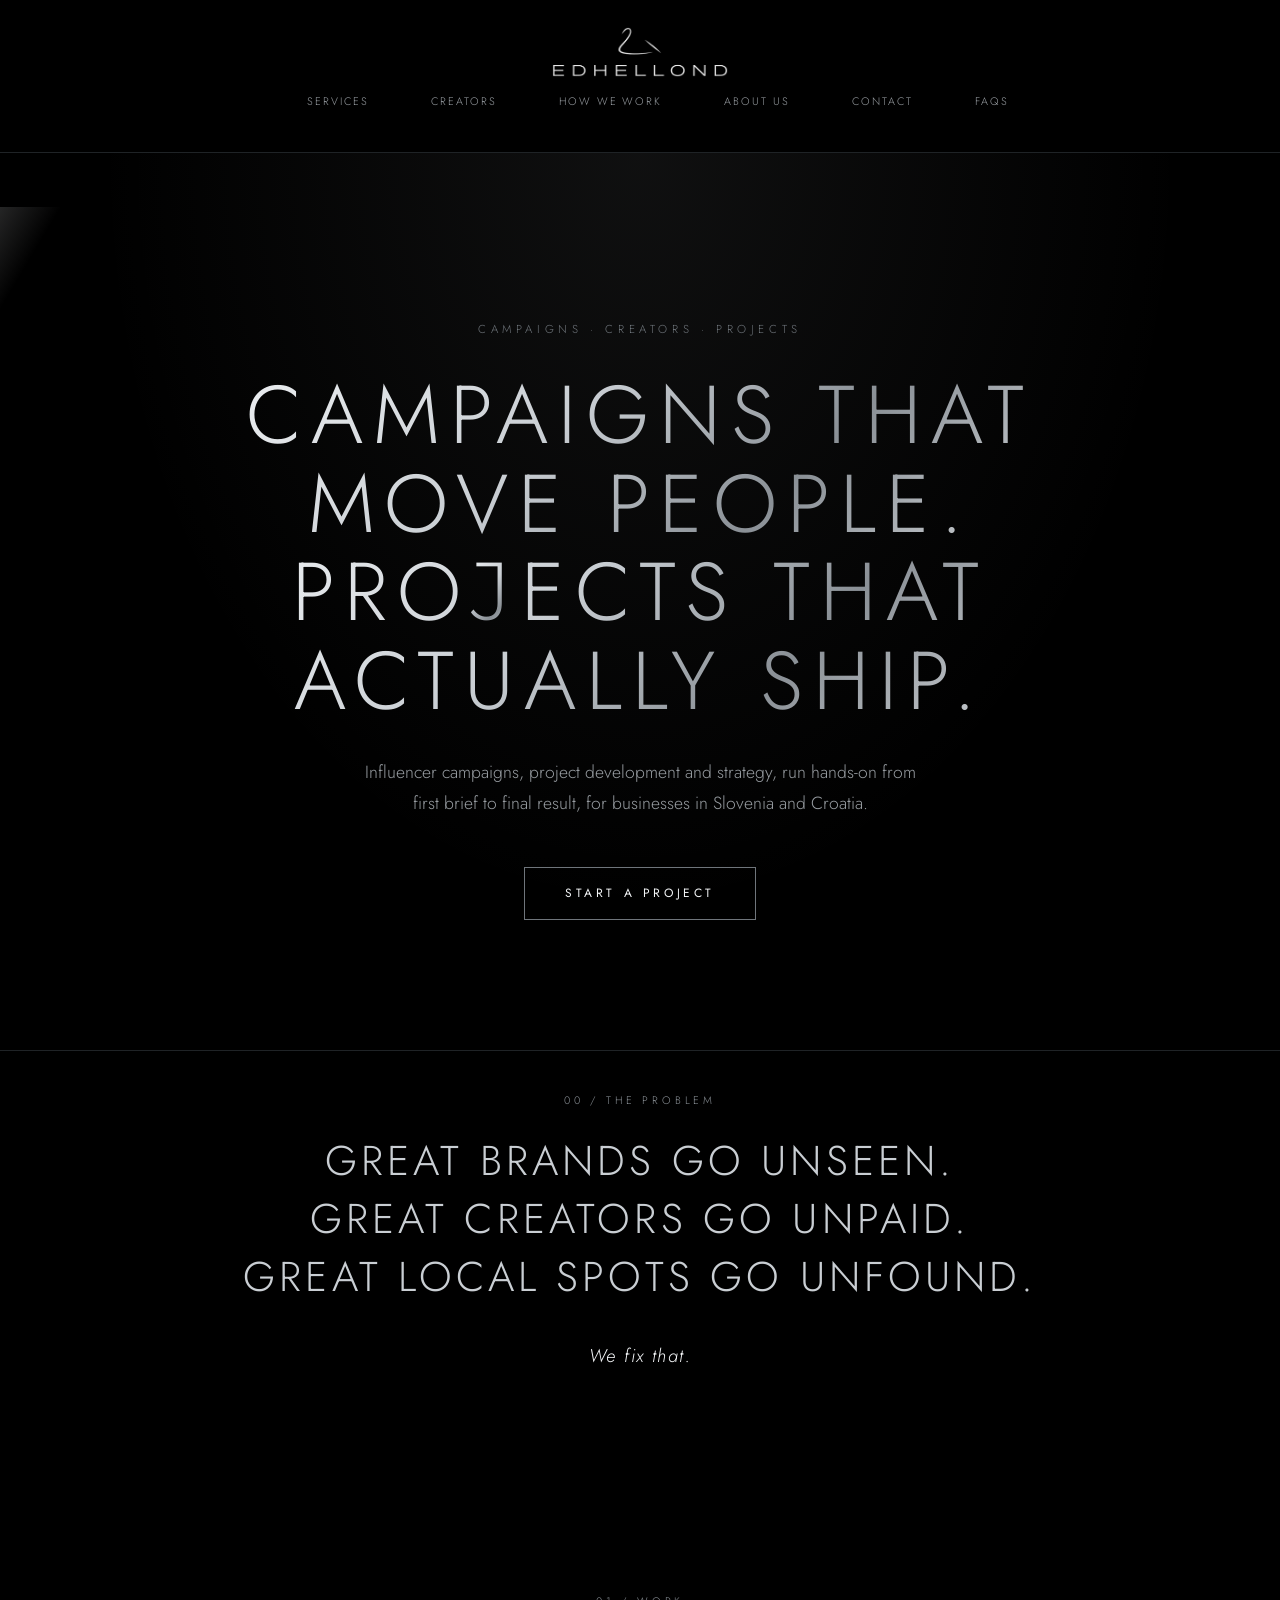
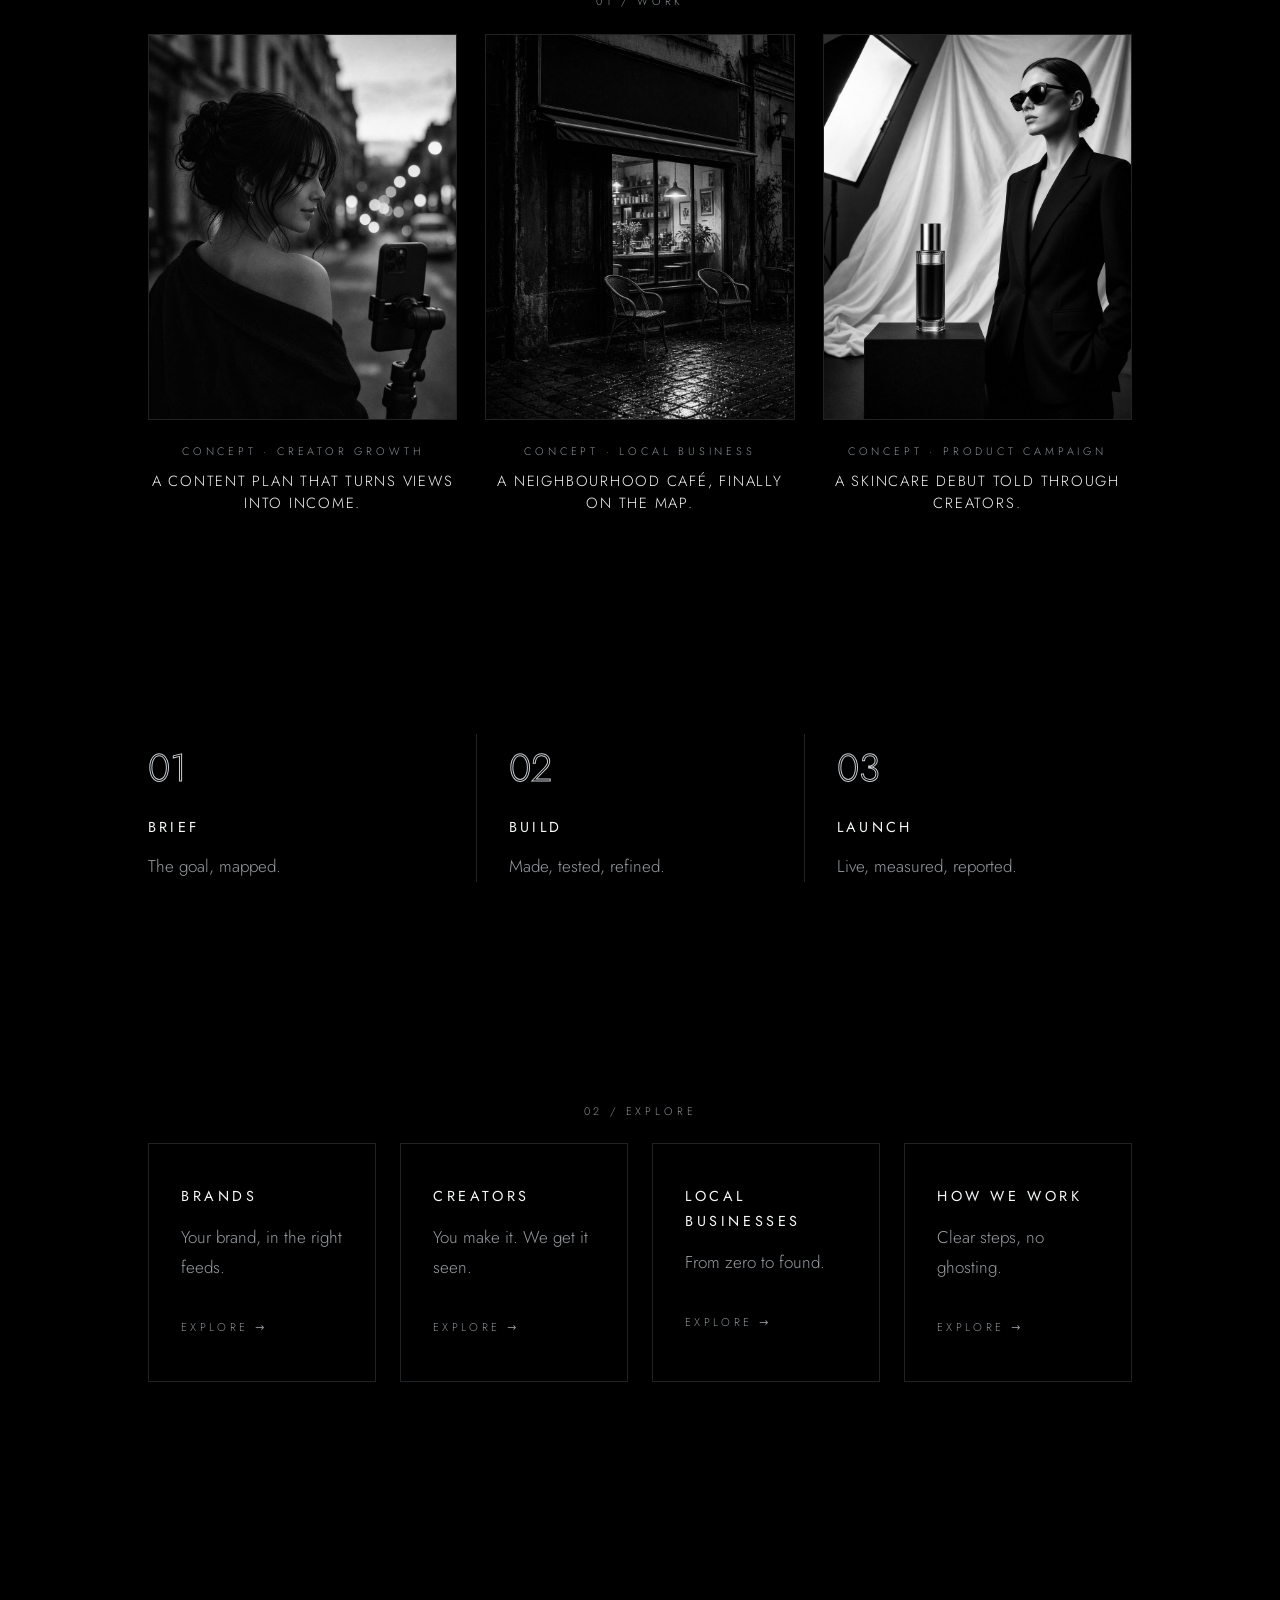
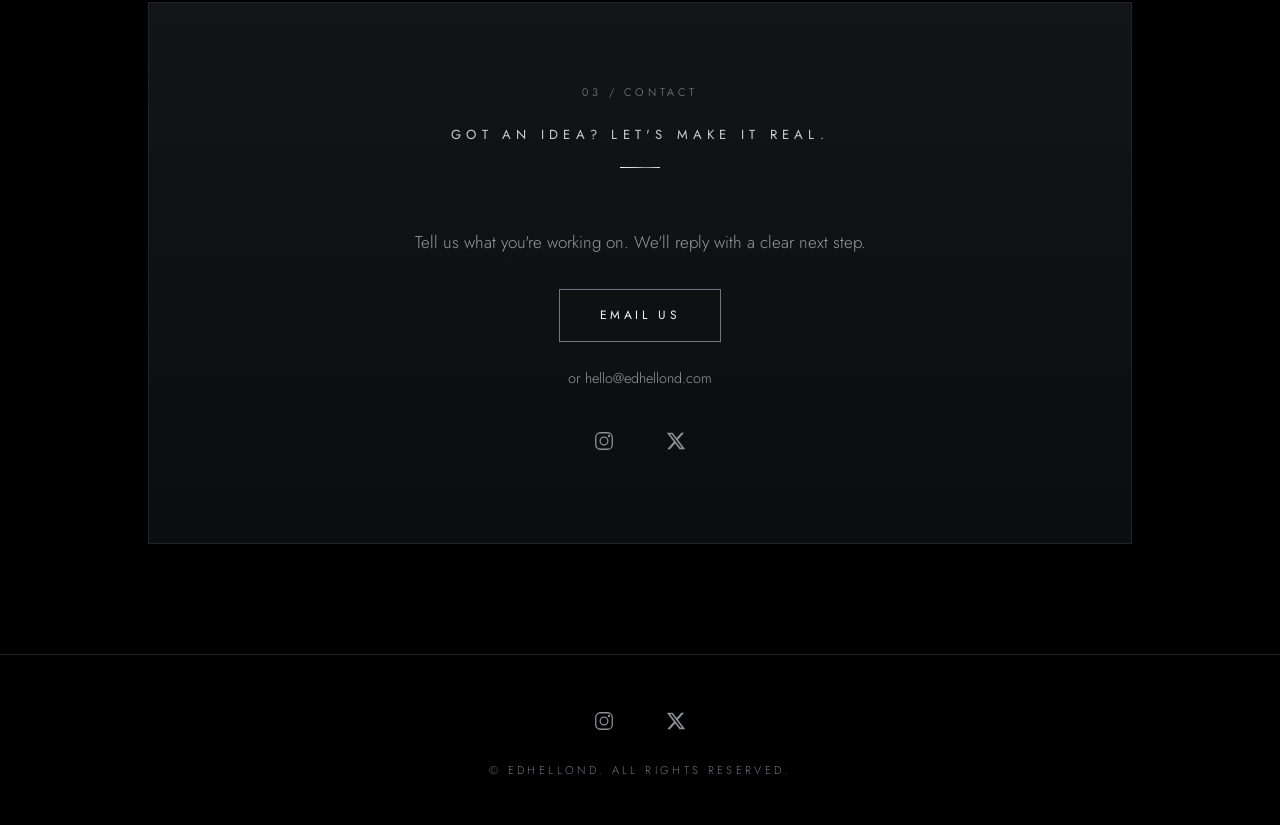
<file: index.html>
<!DOCTYPE html>
<html lang="en">
<head>
  <meta charset="UTF-8">
  <meta name="viewport" content="width=device-width, initial-scale=1.0">
  <title>Campaigns and websites in Slovenia and Croatia | edhellond</title>
  <link rel="icon" href="/assets/logo.png">
  <meta name="description" content="edhellond runs influencer campaigns, grows creators, and builds websites for local businesses in Slovenia and Croatia.">
  <link rel="preconnect" href="https://fonts.googleapis.com">
  <link href="https://fonts.googleapis.com/css2?family=Jost:wght@300;400&display=swap" rel="stylesheet">
  <link href="https://fonts.googleapis.com/css2?family=Montserrat:wght@300&text=J&display=swap" rel="stylesheet">
  <link rel="stylesheet" href="/styles.css?v=18">
  <link rel="canonical" href="https://edhellond.com/">
  <meta property="og:type" content="website">
  <meta property="og:site_name" content="Edhellond">
  <meta property="og:title" content="Campaigns and websites in Slovenia and Croatia | edhellond">
  <meta property="og:description" content="edhellond runs influencer campaigns, grows creators, and builds websites for local businesses in Slovenia and Croatia.">
  <meta property="og:url" content="https://edhellond.com/">
  <meta property="og:image" content="https://edhellond.com/assets/share.png">
  <meta property="og:image:width" content="1200">
  <meta property="og:image:height" content="630">
  <meta name="twitter:card" content="summary_large_image">
  <meta name="twitter:site" content="@edhellondstudio">
  <meta name="twitter:title" content="Campaigns and websites in Slovenia and Croatia | edhellond">
  <meta name="twitter:description" content="edhellond runs influencer campaigns, grows creators, and builds websites for local businesses in Slovenia and Croatia.">
  <meta name="twitter:image" content="https://edhellond.com/assets/share.png">
  <script type="application/ld+json">
{"@context":"https://schema.org","@type":"Organization","name":"edhellond","alternateName":["edhellond studio","Edhellond"],"url":"https://edhellond.com","logo":"https://edhellond.com/assets/logo.png","email":"hello@edhellond.com","founder":{"@type":"Person","name":"Aleksander S. Ilić"},"areaServed":[{"@type":"Country","name":"Slovenia"},{"@type":"Country","name":"Croatia"}],"sameAs":["https://x.com/edhellondstudio","https://instagram.com/edhellond.studio"]}
</script>
<script>document.documentElement.classList.add("js")</script>
</head>
<body>
<!--email_off-->
  <a class="skip" href="#content">Skip to content</a>
  <header>
    <div class="container header-bar">
      <a href="/" class="logo"><img src="/assets/logo.png" alt="Edhellond"></a>
      <nav class="top-nav">
        <div class="desk-nav">
          <a href="/services">Services</a>
          <a href="/creators">Creators</a>
          <a href="/how">How we work</a>
          <a href="/about">About us</a>
          <a href="/contact">Contact</a>
          <a href="/faq">FAQs</a>
        </div>
        <button class="menu-btn" type="button" aria-label="Open menu" aria-expanded="false"><span></span><span></span><span></span></button>
      </nav>
    </div>
  </header>

  <main id="content">
    <section class="hero">
      <div class="container">
        <span class="eyebrow">Campaigns &middot; Creators &middot; Projects</span>
        <h1><span class="ln">Campaigns that move people.</span> <span class="ln">Projects that actually ship.</span></h1>
        <p>Influencer campaigns, project development and strategy, run hands-on from first brief to final result, for businesses in Slovenia and Croatia.</p>
        <a href="/contact" class="btn">Start a project</a>
      </div>
    </section>

    <section class="problem">
      <div class="container reveal">
        <span class="chap">00 / The problem</span>
        <p class="pl">Great brands go unseen.</p>
        <p class="pl">Great creators go unpaid.</p>
        <p class="pl">Great local spots go unfound.</p>
        <p class="fix">We fix that.</p>
      </div>
    </section>


    <section id="work">
      <div class="container reveal">
        <span class="chap">01 / Work</span>
        <div class="work-grid">
          <article class="work-card">
            <figure class="work-visual">
              <img src="/assets/work/work-creator.jpg" alt="Concept: a creator filming on a city street" width="900" height="1125">
            </figure>
            <p class="work-label">Concept · Creator growth</p>
            <h3>A content plan that turns views into income.</h3>
          </article>
          <article class="work-card">
            <figure class="work-visual">
              <img src="/assets/work/work-local.jpg" alt="Concept: a neighbourhood café at night" width="900" height="1125">
            </figure>
            <p class="work-label">Concept · Local business</p>
            <h3>A neighbourhood café, finally on the map.</h3>
          </article>
          <article class="work-card">
            <figure class="work-visual">
              <img src="/assets/work/work-brand.jpg" alt="Concept: a product campaign studio portrait" width="900" height="1125">
            </figure>
            <p class="work-label">Concept · Product campaign</p>
            <h3>A skincare debut told through creators.</h3>
          </article>
        </div>
      </div>
    </section>

    <section id="process">
      <div class="container reveal">
        <div class="steps process-steps">
          <div><h3>Brief</h3><p>The goal, mapped.</p></div>
          <div><h3>Build</h3><p>Made, tested, refined.</p></div>
          <div><h3>Launch</h3><p>Live, measured, reported.</p></div>
        </div>
      </div>
    </section>

    <section id="explore">
      <div class="container reveal">
        <span class="chap">02 / Explore</span>
        <div class="teasers">
          <a class="teaser" href="/services"><h3>Brands</h3><p>Your brand, in the right feeds.</p><span class="go">Explore <i>&rarr;</i></span></a>
          <a class="teaser" href="/creators"><h3>Creators</h3><p>You make it. We get it seen.</p><span class="go">Explore <i>&rarr;</i></span></a>
          <a class="teaser" href="/services#digital-presence"><h3>Local businesses</h3><p>From zero to found.</p><span class="go">Explore <i>&rarr;</i></span></a>
          <a class="teaser" href="/how"><h3>How we work</h3><p>Clear steps, no ghosting.</p><span class="go">Explore <i>&rarr;</i></span></a>
        </div>
      </div>
    </section>

    <section id="contact">
      <div class="container reveal">
        <div class="contact">
          <span class="chap">03 / Contact</span>
          <h2>Got an idea? Let's make it real.</h2>
          <p style="margin-bottom:32px; color:var(--muted);">Tell us what you're working on. We'll reply with a clear next step.</p>
          <a href="mailto:hello@edhellond.com" class="btn">Email us</a>
          <p style="margin-top:24px; font-size:0.9rem; color:var(--muted);">or hello@edhellond.com</p>
          <div class="social"><a href="https://instagram.com/edhellond.studio" target="_blank" rel="noopener" aria-label="Instagram"><svg viewBox="0 0 24 24" width="22" height="22" fill="none" stroke="currentColor" stroke-width="1.4" aria-hidden="true"><rect x="3" y="3" width="18" height="18" rx="5"/><circle cx="12" cy="12" r="4.2"/><circle cx="17.4" cy="6.6" r="0.6" fill="currentColor"/></svg></a><a href="https://x.com/edhellondstudio" target="_blank" rel="noopener" aria-label="X"><svg viewBox="0 0 24 24" width="22" height="22" fill="currentColor" aria-hidden="true"><path d="M17.75 3h3.07l-6.7 7.66L22 21h-6.17l-4.83-6.32L5.47 21H2.4l7.17-8.2L2 3h6.33l4.37 5.77L17.75 3zm-1.08 16.2h1.7L7.4 4.73H5.58L16.67 19.2z"/></svg></a></div>
        </div>
      </div>
    </section>
  </main>

  <footer>
    <div class="container">
      <div class="social"><a href="https://instagram.com/edhellond.studio" target="_blank" rel="noopener" aria-label="Instagram"><svg viewBox="0 0 24 24" width="22" height="22" fill="none" stroke="currentColor" stroke-width="1.4" aria-hidden="true"><rect x="3" y="3" width="18" height="18" rx="5"/><circle cx="12" cy="12" r="4.2"/><circle cx="17.4" cy="6.6" r="0.6" fill="currentColor"/></svg></a><a href="https://x.com/edhellondstudio" target="_blank" rel="noopener" aria-label="X"><svg viewBox="0 0 24 24" width="22" height="22" fill="currentColor" aria-hidden="true"><path d="M17.75 3h3.07l-6.7 7.66L22 21h-6.17l-4.83-6.32L5.47 21H2.4l7.17-8.2L2 3h6.33l4.37 5.77L17.75 3zm-1.08 16.2h1.7L7.4 4.73H5.58L16.67 19.2z"/></svg></a></div>
      <p>© Edhellond. All rights reserved.</p>
    </div>
  </footer>
  <div class="backdrop" onclick="toggleMenu(false)"></div>
  <aside class="side-menu" aria-label="Menu">
    <div class="top"><img src="/assets/logo.png" alt="Edhellond"><button class="menu-close" aria-label="Close menu" onclick="event.stopPropagation();toggleMenu(false)">&times;</button></div>
    <a class="item" href="/services">Services</a>
    <a class="item" href="/creators">Creators</a>
    <a class="item" href="/how">How we work</a>
    <a class="item" href="/about">About us</a>
    <a class="item" href="/contact">Contact</a>
    <a class="item" href="/faq">FAQs</a>
  </aside>
  <script>
    (function(){
      var menu=document.querySelector('.side-menu'),bd=document.querySelector('.backdrop'),btn=document.querySelector('.menu-btn'),pinned=false,t;
      function set(o){menu.classList.toggle('open',o);bd.classList.toggle('open',o&&pinned);if(btn)btn.setAttribute('aria-expanded',o?'true':'false');}
      function enter(){clearTimeout(t);if(!pinned)set(true);}
      function leave(){if(pinned)return;t=setTimeout(function(){set(false);},250);}
      window.toggleMenu=function(o){pinned=!!o;set(!!o);};
      btn.addEventListener('mouseenter',enter);btn.addEventListener('mouseleave',leave);
      menu.addEventListener('mouseenter',enter);menu.addEventListener('mouseleave',leave);
      btn.addEventListener('click',function(e){e.stopPropagation();toggleMenu(true);});
      document.addEventListener('click',function(e){if(pinned&&!menu.contains(e.target))toggleMenu(false);});
      document.addEventListener('keydown',function(e){if(e.key==='Escape')toggleMenu(false);});
    })();
  </script>
  <script>
    (function(){
      var io=new IntersectionObserver(function(es){es.forEach(function(e){if(e.isIntersecting){e.target.classList.add('in');e.target.querySelectorAll('.word').forEach(function(w){w.classList.add('on');});}});},{threshold:.2});
      document.querySelectorAll('.reveal').forEach(function(el){io.observe(el);});
    })();
  </script>
<!--/email_off-->
  <script>
    (function(){
      var line=document.querySelector('.hero h1 .ln:nth-child(2)');
      if(!line || line.querySelector('.j')) return;
      line.innerHTML=line.innerHTML.replace(/j/,'<span class="j">j</span>');
    })();
  </script>
</body>
</html>
</file>
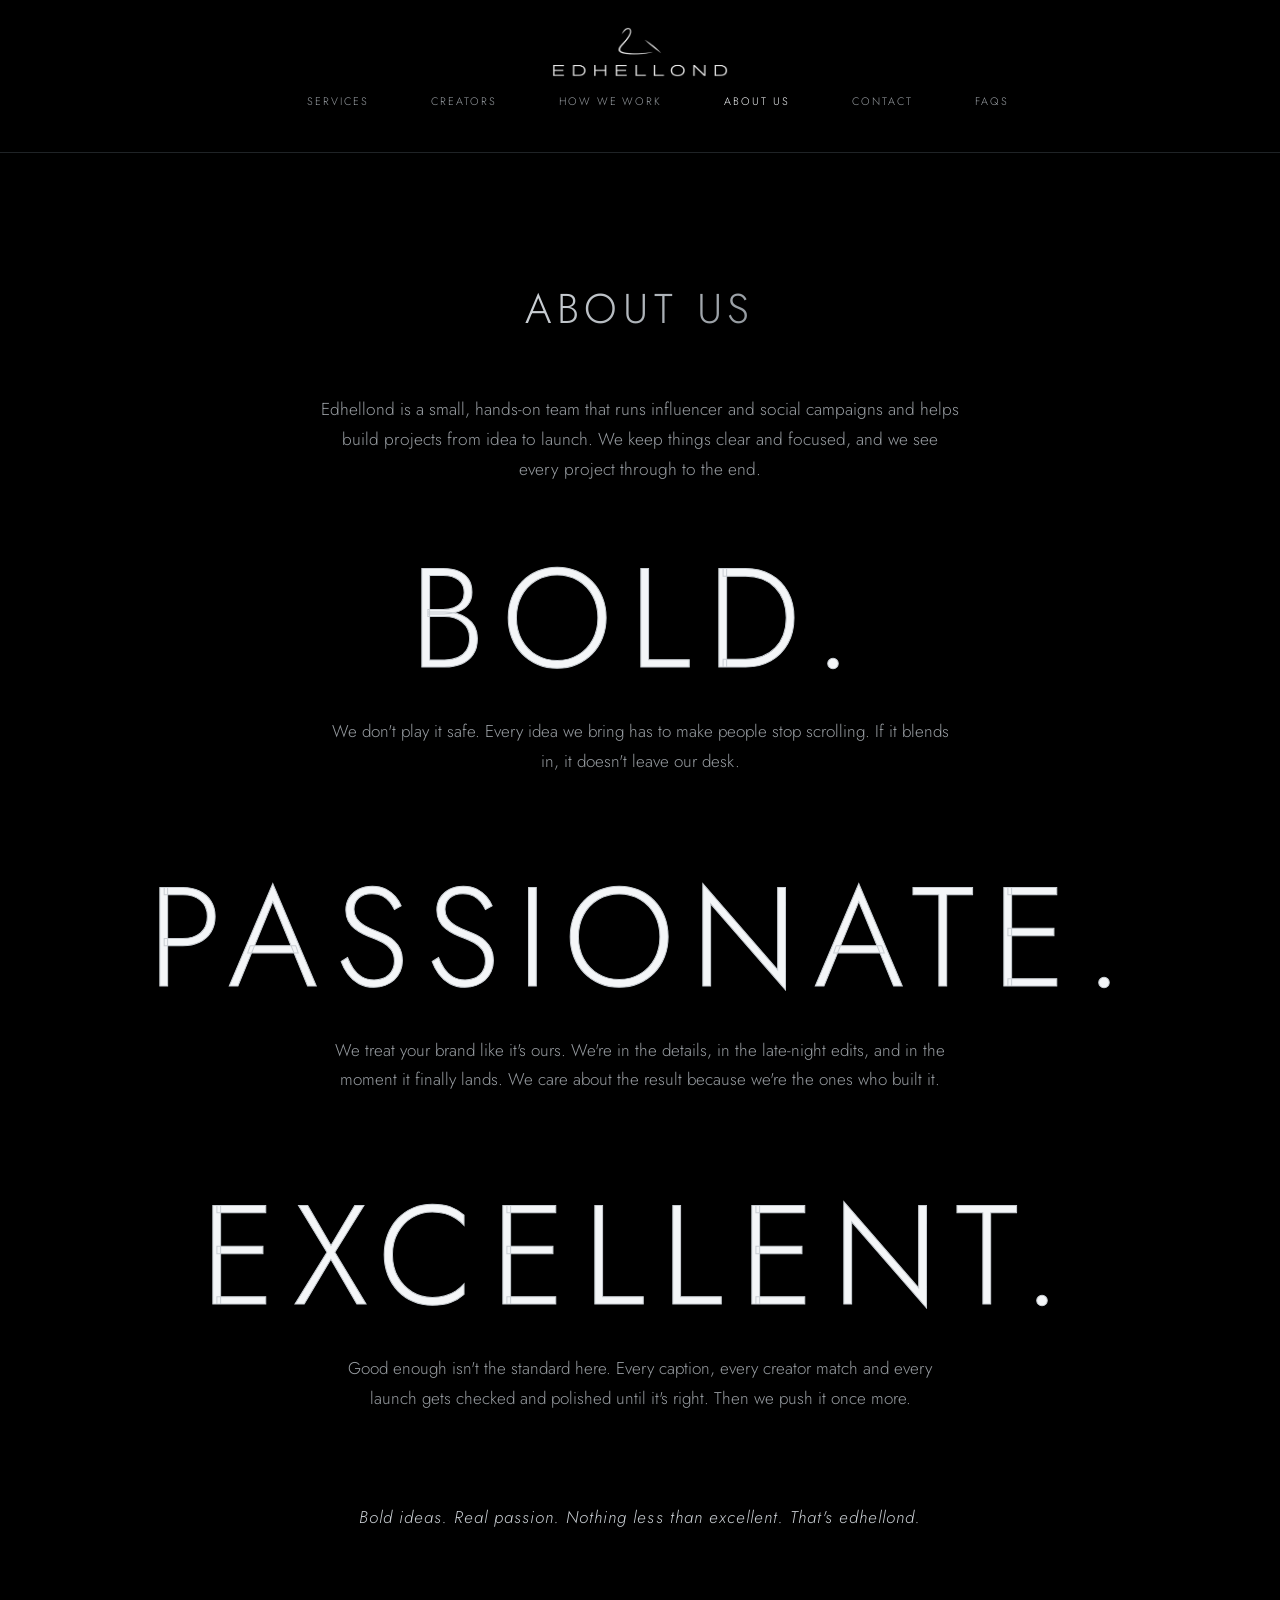
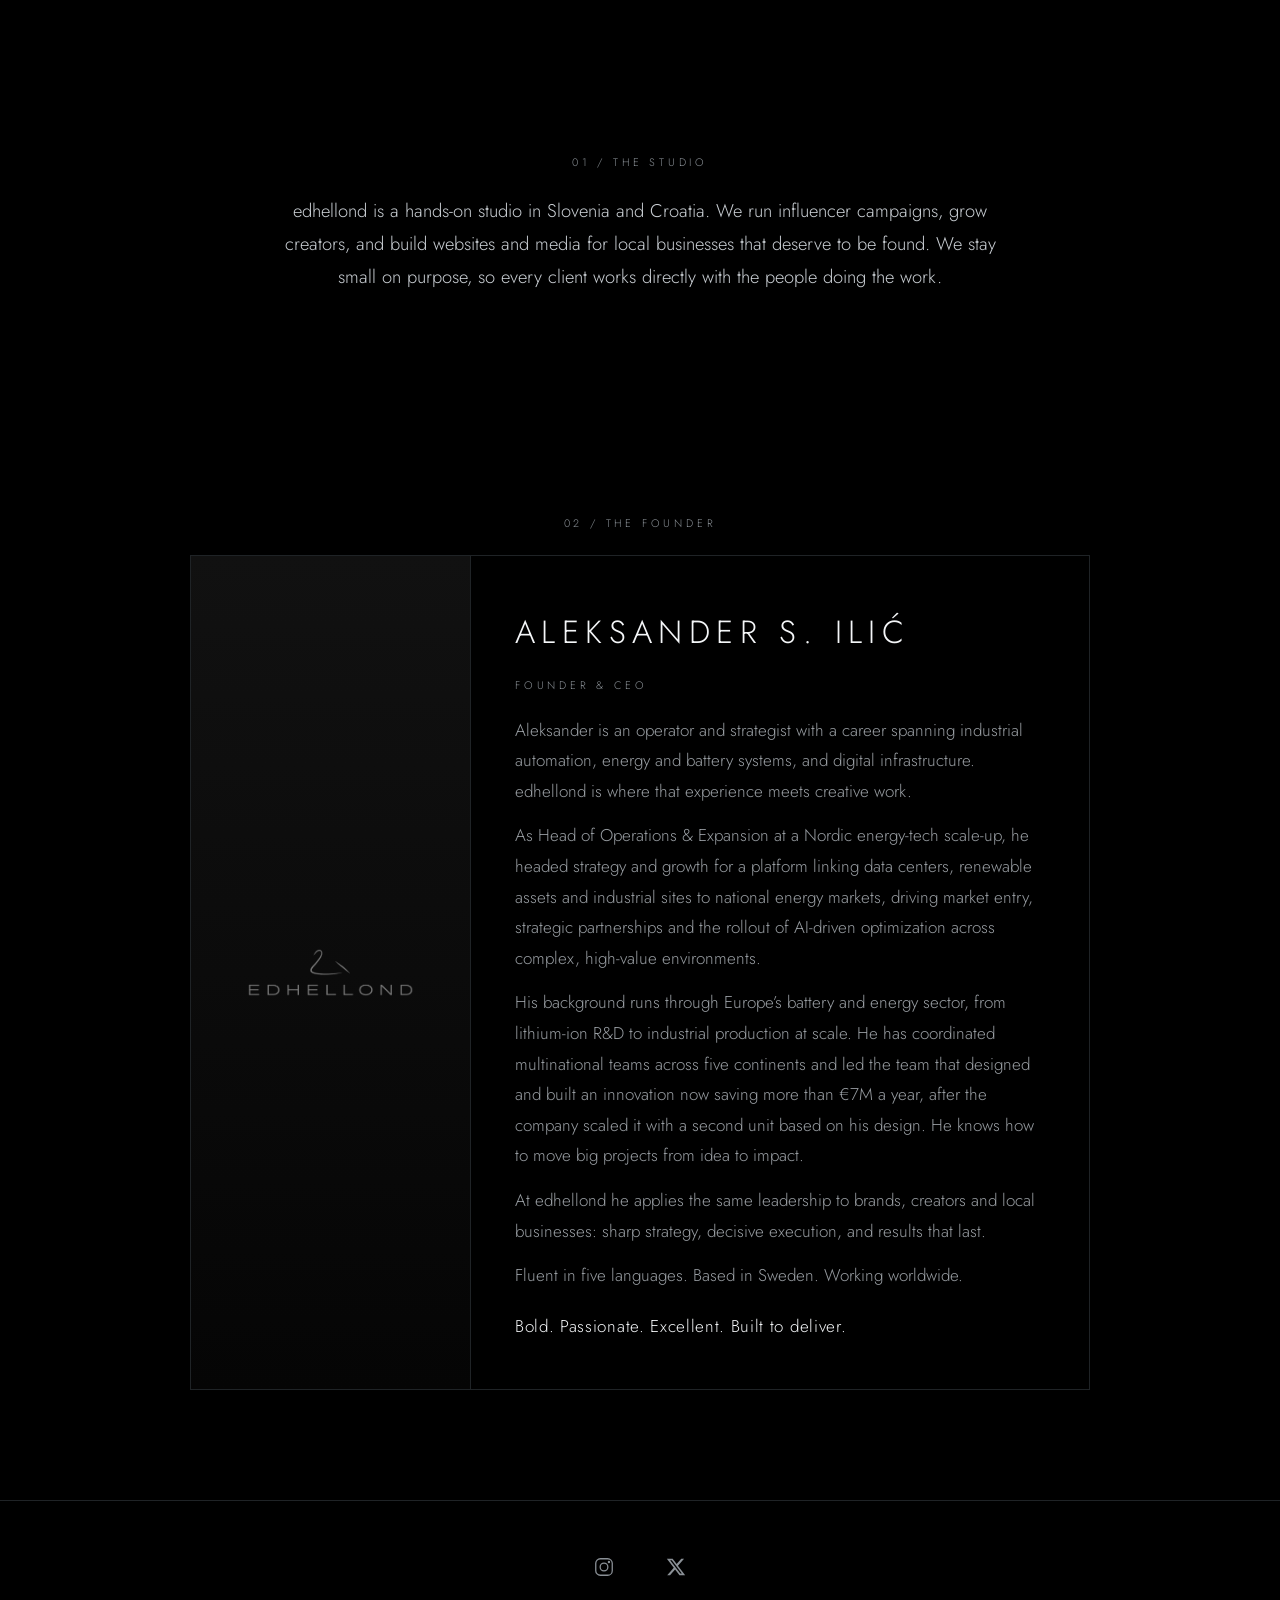
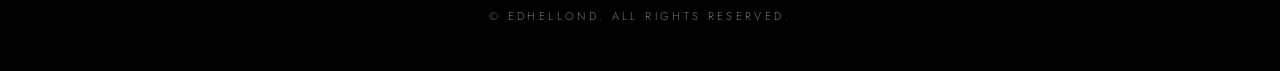
<file: about.html>
<!DOCTYPE html>
<html lang="en">
<head>
  <meta charset="UTF-8">
  <meta name="viewport" content="width=device-width, initial-scale=1.0">
  <title>About edhellond | founder Aleksander S. Ilić</title>
  <link rel="icon" href="/assets/logo.png">
  <meta name="description" content="Meet Aleksander S. Ilić, founder of edhellond: campaigns, creator growth and websites for businesses in Slovenia and Croatia.">
  <link rel="preconnect" href="https://fonts.googleapis.com">
  <link href="https://fonts.googleapis.com/css2?family=Jost:wght@300;400&display=swap" rel="stylesheet">
  <link href="https://fonts.googleapis.com/css2?family=Montserrat:wght@300&text=J&display=swap" rel="stylesheet">
  <link rel="stylesheet" href="/styles.css?v=18">
  <link rel="canonical" href="https://edhellond.com/about">
  <meta property="og:type" content="website">
  <meta property="og:site_name" content="Edhellond">
  <meta property="og:title" content="About edhellond | founder Aleksander S. Ilić">
  <meta property="og:description" content="Meet Aleksander S. Ilić, founder of edhellond: campaigns, creator growth and websites for businesses in Slovenia and Croatia.">
  <meta property="og:url" content="https://edhellond.com/about">
  <meta property="og:image" content="https://edhellond.com/assets/share.png">
  <meta property="og:image:width" content="1200">
  <meta property="og:image:height" content="630">
  <meta name="twitter:card" content="summary_large_image">
  <meta name="twitter:site" content="@edhellondstudio">
  <meta name="twitter:title" content="About edhellond | founder Aleksander S. Ilić">
  <meta name="twitter:description" content="Meet Aleksander S. Ilić, founder of edhellond: campaigns, creator growth and websites for businesses in Slovenia and Croatia.">
  <meta name="twitter:image" content="https://edhellond.com/assets/share.png">
<script>document.documentElement.classList.add("js")</script>
</head>
<body>
  <a class="skip" href="#content">Skip to content</a>
  <header>
    <div class="container header-bar">
      <a href="/" class="logo"><img src="/assets/logo.png" alt="Edhellond"></a>
      <nav class="top-nav">
        <div class="desk-nav">
          <a href="/services">Services</a>
          <a href="/creators">Creators</a>
          <a href="/how">How we work</a>
          <a href="/about" aria-current="page">About us</a>
          <a href="/contact">Contact</a>
          <a href="/faq">FAQs</a>
        </div>
        <button class="menu-btn" type="button" aria-label="Open menu" aria-expanded="false"><span></span><span></span><span></span></button>
      </nav>
    </div>
  </header>

  <main id="content">
    <section class="page">
      <div class="container">
        <h1>About us</h1>
        <div class="prose"><p>Edhellond is a small, hands-on team that runs influencer and social campaigns and helps build projects from idea to launch. We keep things clear and focused, and we see every project through to the end.</p></div>
      </div>
    </section>
    <section class="values">
      <div class="container">
        <div class="v reveal"><div class="word">Bold.</div><p>We don't play it safe. Every idea we bring has to make people stop scrolling. If it blends in, it doesn't leave our desk.</p></div>
        <div class="v reveal"><div class="word">Passionate.</div><p>We treat your brand like it's ours. We're in the details, in the late-night edits, and in the moment it finally lands. We care about the result because we're the ones who built it.</p></div>
        <div class="v reveal"><div class="word">Excellent.</div><p>Good enough isn't the standard here. Every caption, every creator match and every launch gets checked and polished until it's right. Then we push it once more.</p></div>
        <p class="closing reveal">Bold ideas. Real passion. Nothing less than excellent. That's edhellond.</p>
      </div>
    </section>

    <section class="studio">
      <div class="container reveal">
        <span class="chap">01 / The studio</span>
        <p class="lead">edhellond is a hands-on studio in Slovenia and Croatia. We run influencer campaigns, grow creators, and build websites and media for local businesses that deserve to be found. We stay small on purpose, so every client works directly with the people doing the work.</p>
      </div>
    </section>

    <section class="founder">
      <div class="container reveal">
        <span class="chap">02 / The founder</span>
        <div class="fcard">
          <div class="fimg"><img src="/assets/logo.png" alt=""></div>
          <div class="ftext">
            <h3>Aleksander S. Ilić</h3>
            <span class="role">Founder &amp; CEO</span>
            <p>Aleksander is an operator and strategist with a career spanning industrial automation, energy and battery systems, and digital infrastructure. edhellond is where that experience meets creative work.</p>
            <p>As Head of Operations &amp; Expansion at a Nordic energy-tech scale-up, he headed strategy and growth for a platform linking data centers, renewable assets and industrial sites to national energy markets, driving market entry, strategic partnerships and the rollout of AI-driven optimization across complex, high-value environments.</p>
            <p>His background runs through Europe’s battery and energy sector, from lithium-ion R&amp;D to industrial production at scale. He has coordinated multinational teams across five continents and led the team that designed and built an innovation now saving more than €7M a year, after the company scaled it with a second unit based on his design. He knows how to move big projects from idea to impact.</p>
            <p>At edhellond he applies the same leadership to brands, creators and local businesses: sharp strategy, decisive execution, and results that last.</p>
            <p>Fluent in five languages. Based in Sweden. Working worldwide.</p>
            <p class="sign">Bold. Passionate. Excellent. Built to deliver.</p>
          </div>
        </div>
      </div>
    </section>

  </main>

  <footer>
    <div class="container">
      <div class="social"><a href="https://instagram.com/edhellond.studio" target="_blank" rel="noopener" aria-label="Instagram"><svg viewBox="0 0 24 24" width="22" height="22" fill="none" stroke="currentColor" stroke-width="1.4" aria-hidden="true"><rect x="3" y="3" width="18" height="18" rx="5"/><circle cx="12" cy="12" r="4.2"/><circle cx="17.4" cy="6.6" r="0.6" fill="currentColor"/></svg></a><a href="https://x.com/edhellondstudio" target="_blank" rel="noopener" aria-label="X"><svg viewBox="0 0 24 24" width="22" height="22" fill="currentColor" aria-hidden="true"><path d="M17.75 3h3.07l-6.7 7.66L22 21h-6.17l-4.83-6.32L5.47 21H2.4l7.17-8.2L2 3h6.33l4.37 5.77L17.75 3zm-1.08 16.2h1.7L7.4 4.73H5.58L16.67 19.2z"/></svg></a></div>
      <p>© Edhellond. All rights reserved.</p>
    </div>
  </footer>
  <div class="backdrop" onclick="toggleMenu(false)"></div>
  <aside class="side-menu" aria-label="Menu">
    <div class="top"><img src="/assets/logo.png" alt="Edhellond"><button class="menu-close" aria-label="Close menu" onclick="event.stopPropagation();toggleMenu(false)">&times;</button></div>
    <a class="item" href="/services">Services</a>
    <a class="item" href="/creators">Creators</a>
    <a class="item" href="/how">How we work</a>
    <a class="item" href="/about">About us</a>
    <a class="item" href="/contact">Contact</a>
    <a class="item" href="/faq">FAQs</a>
  </aside>
  <script>
    (function(){
      var menu=document.querySelector('.side-menu'),bd=document.querySelector('.backdrop'),btn=document.querySelector('.menu-btn'),pinned=false,t;
      function set(o){menu.classList.toggle('open',o);bd.classList.toggle('open',o&&pinned);if(btn)btn.setAttribute('aria-expanded',o?'true':'false');}
      function enter(){clearTimeout(t);if(!pinned)set(true);}
      function leave(){if(pinned)return;t=setTimeout(function(){set(false);},250);}
      window.toggleMenu=function(o){pinned=!!o;set(!!o);};
      btn.addEventListener('mouseenter',enter);btn.addEventListener('mouseleave',leave);
      menu.addEventListener('mouseenter',enter);menu.addEventListener('mouseleave',leave);
      btn.addEventListener('click',function(e){e.stopPropagation();toggleMenu(true);});
      document.addEventListener('click',function(e){if(pinned&&!menu.contains(e.target))toggleMenu(false);});
      document.addEventListener('keydown',function(e){if(e.key==='Escape')toggleMenu(false);});
    })();
  </script>
  <script>
    (function(){
      var io=new IntersectionObserver(function(es){es.forEach(function(e){if(e.isIntersecting){e.target.classList.add('in');e.target.querySelectorAll('.word').forEach(function(w){w.classList.add('on');});}});},{threshold:.2});
      document.querySelectorAll('.reveal').forEach(function(el){io.observe(el);});
    })();
  </script>
</body>
</html>
</file>
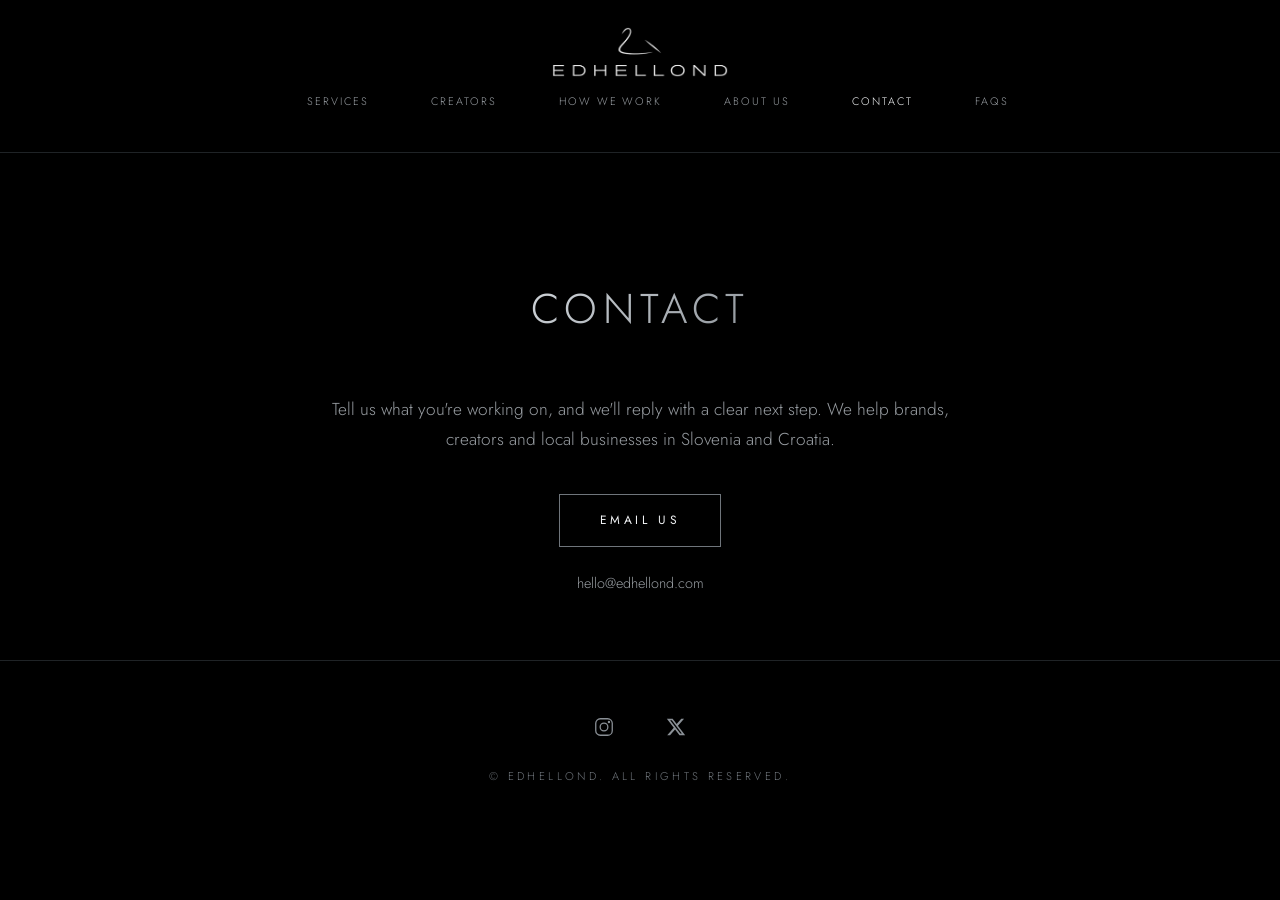
<file: contact.html>
<!DOCTYPE html>
<html lang="en">
<head>
  <meta charset="UTF-8">
  <meta name="viewport" content="width=device-width, initial-scale=1.0">
  <title>Contact edhellond | hello@edhellond.com</title>
  <link rel="icon" href="/assets/logo.png">
  <meta name="description" content="Email edhellond for a clear next step. We help brands, creators and local businesses in Slovenia and Croatia.">
  <link rel="preconnect" href="https://fonts.googleapis.com">
  <link href="https://fonts.googleapis.com/css2?family=Jost:wght@300;400&display=swap" rel="stylesheet">
  <link href="https://fonts.googleapis.com/css2?family=Montserrat:wght@300&text=J&display=swap" rel="stylesheet">
  <link rel="stylesheet" href="/styles.css?v=18">
  <link rel="canonical" href="https://edhellond.com/contact">
  <meta property="og:type" content="website">
  <meta property="og:site_name" content="Edhellond">
  <meta property="og:title" content="Contact edhellond | hello@edhellond.com">
  <meta property="og:description" content="Email edhellond for a clear next step. We help brands, creators and local businesses in Slovenia and Croatia.">
  <meta property="og:url" content="https://edhellond.com/contact">
  <meta property="og:image" content="https://edhellond.com/assets/share.png">
  <meta property="og:image:width" content="1200">
  <meta property="og:image:height" content="630">
  <meta name="twitter:card" content="summary_large_image">
  <meta name="twitter:site" content="@edhellondstudio">
  <meta name="twitter:title" content="Contact edhellond | hello@edhellond.com">
  <meta name="twitter:description" content="Email edhellond for a clear next step. We help brands, creators and local businesses in Slovenia and Croatia.">
  <meta name="twitter:image" content="https://edhellond.com/assets/share.png">
<script>document.documentElement.classList.add("js")</script>
</head>
<body>
<!--email_off-->
  <a class="skip" href="#content">Skip to content</a>
  <header>
    <div class="container header-bar">
      <a href="/" class="logo"><img src="/assets/logo.png" alt="Edhellond"></a>
      <nav class="top-nav">
        <div class="desk-nav">
          <a href="/services">Services</a>
          <a href="/creators">Creators</a>
          <a href="/how">How we work</a>
          <a href="/about">About us</a>
          <a href="/contact" aria-current="page">Contact</a>
          <a href="/faq">FAQs</a>
        </div>
        <button class="menu-btn" type="button" aria-label="Open menu" aria-expanded="false"><span></span><span></span><span></span></button>
      </nav>
    </div>
  </header>

  <main id="content">
    <section class="page">
      <div class="container">
        <h1>Contact</h1>
        <div class="prose"><p style="margin-bottom:40px">Tell us what you're working on, and we'll reply with a clear next step. We help brands, creators and local businesses in Slovenia and Croatia.</p><a href="mailto:hello@edhellond.com" class="btn">Email us</a><p style="margin-top:24px;font-size:0.9rem">hello@edhellond.com</p></div>
      </div>
    </section>
  </main>

  <footer>
    <div class="container">
      <div class="social"><a href="https://instagram.com/edhellond.studio" target="_blank" rel="noopener" aria-label="Instagram"><svg viewBox="0 0 24 24" width="22" height="22" fill="none" stroke="currentColor" stroke-width="1.4" aria-hidden="true"><rect x="3" y="3" width="18" height="18" rx="5"/><circle cx="12" cy="12" r="4.2"/><circle cx="17.4" cy="6.6" r="0.6" fill="currentColor"/></svg></a><a href="https://x.com/edhellondstudio" target="_blank" rel="noopener" aria-label="X"><svg viewBox="0 0 24 24" width="22" height="22" fill="currentColor" aria-hidden="true"><path d="M17.75 3h3.07l-6.7 7.66L22 21h-6.17l-4.83-6.32L5.47 21H2.4l7.17-8.2L2 3h6.33l4.37 5.77L17.75 3zm-1.08 16.2h1.7L7.4 4.73H5.58L16.67 19.2z"/></svg></a></div>
      <p>© Edhellond. All rights reserved.</p>
    </div>
  </footer>
  <div class="backdrop" onclick="toggleMenu(false)"></div>
  <aside class="side-menu" aria-label="Menu">
    <div class="top"><img src="/assets/logo.png" alt="Edhellond"><button class="menu-close" aria-label="Close menu" onclick="event.stopPropagation();toggleMenu(false)">&times;</button></div>
    <a class="item" href="/services">Services</a>
    <a class="item" href="/creators">Creators</a>
    <a class="item" href="/how">How we work</a>
    <a class="item" href="/about">About us</a>
    <a class="item" href="/contact">Contact</a>
    <a class="item" href="/faq">FAQs</a>
  </aside>
  <script>
    (function(){
      var menu=document.querySelector('.side-menu'),bd=document.querySelector('.backdrop'),btn=document.querySelector('.menu-btn'),pinned=false,t;
      function set(o){menu.classList.toggle('open',o);bd.classList.toggle('open',o&&pinned);if(btn)btn.setAttribute('aria-expanded',o?'true':'false');}
      function enter(){clearTimeout(t);if(!pinned)set(true);}
      function leave(){if(pinned)return;t=setTimeout(function(){set(false);},250);}
      window.toggleMenu=function(o){pinned=!!o;set(!!o);};
      btn.addEventListener('mouseenter',enter);btn.addEventListener('mouseleave',leave);
      menu.addEventListener('mouseenter',enter);menu.addEventListener('mouseleave',leave);
      btn.addEventListener('click',function(e){e.stopPropagation();toggleMenu(true);});
      document.addEventListener('click',function(e){if(pinned&&!menu.contains(e.target))toggleMenu(false);});
      document.addEventListener('keydown',function(e){if(e.key==='Escape')toggleMenu(false);});
    })();
  </script>
<!--/email_off-->
</body>
</html>
</file>
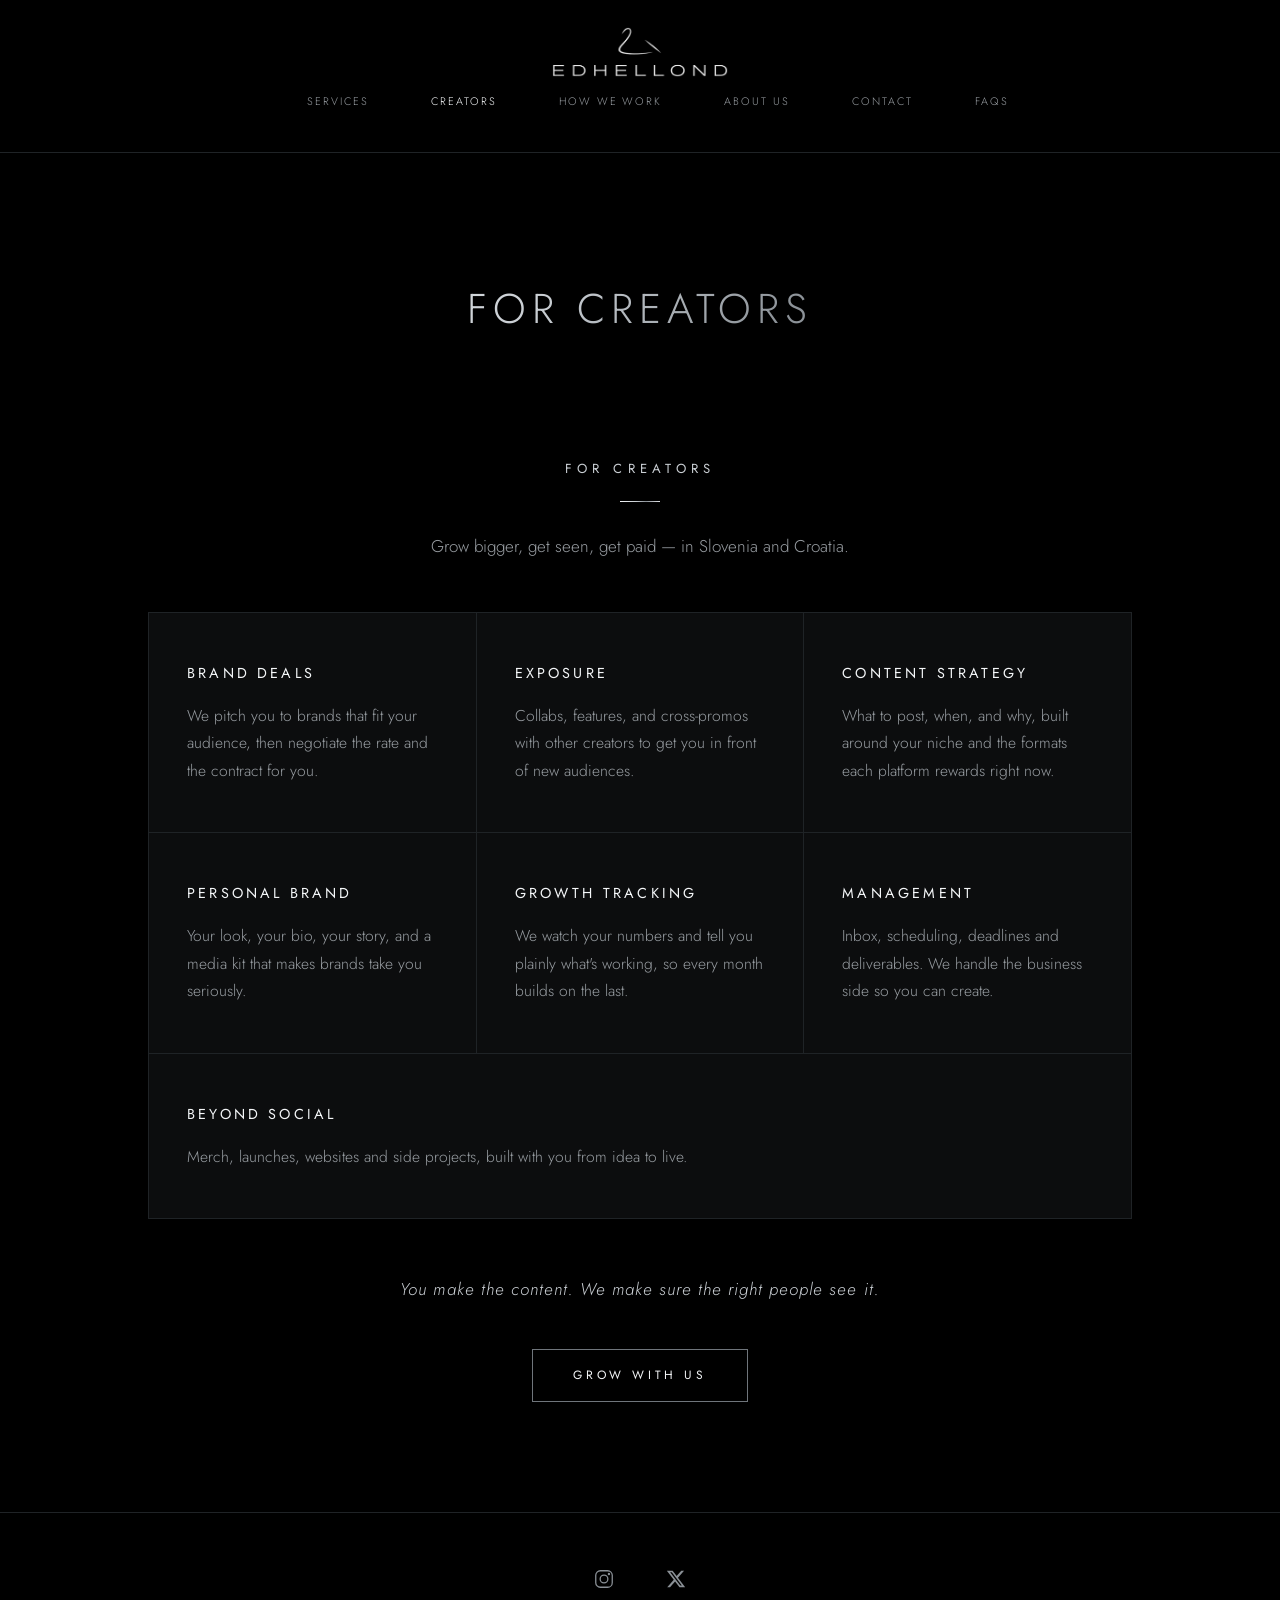
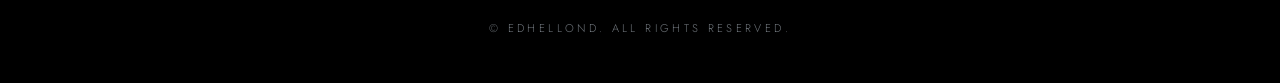
<file: creators.html>
<!DOCTYPE html>
<html lang="en">
<head>
  <meta charset="UTF-8">
  <meta name="viewport" content="width=device-width, initial-scale=1.0">
  <title>Creator growth and brand deals | edhellond</title>
  <link rel="icon" href="/assets/logo.png">
  <meta name="description" content="You make it. We get it seen. Creator growth with edhellond in Slovenia and Croatia.">
  <link rel="preconnect" href="https://fonts.googleapis.com">
  <link href="https://fonts.googleapis.com/css2?family=Jost:wght@300;400&display=swap" rel="stylesheet">
  <link href="https://fonts.googleapis.com/css2?family=Montserrat:wght@300&text=J&display=swap" rel="stylesheet">
  <link rel="stylesheet" href="/styles.css?v=18">
  <link rel="canonical" href="https://edhellond.com/creators">
  <meta property="og:type" content="website">
  <meta property="og:site_name" content="Edhellond">
  <meta property="og:title" content="Creator growth and brand deals | edhellond">
  <meta property="og:description" content="You make it. We get it seen. Creator growth with edhellond in Slovenia and Croatia.">
  <meta property="og:url" content="https://edhellond.com/creators">
  <meta property="og:image" content="https://edhellond.com/assets/share.png">
  <meta property="og:image:width" content="1200">
  <meta property="og:image:height" content="630">
  <meta name="twitter:card" content="summary_large_image">
  <meta name="twitter:site" content="@edhellondstudio">
  <meta name="twitter:title" content="Creator growth and brand deals | edhellond">
  <meta name="twitter:description" content="You make it. We get it seen. Creator growth with edhellond in Slovenia and Croatia.">
  <meta name="twitter:image" content="https://edhellond.com/assets/share.png">
<script>document.documentElement.classList.add("js")</script>
</head>
<body>
  <a class="skip" href="#content">Skip to content</a>
  <header>
    <div class="container header-bar">
      <a href="/" class="logo"><img src="/assets/logo.png" alt="Edhellond"></a>
      <nav class="top-nav">
        <div class="desk-nav">
          <a href="/services">Services</a>
          <a href="/creators" aria-current="page">Creators</a>
          <a href="/how">How we work</a>
          <a href="/about">About us</a>
          <a href="/contact">Contact</a>
          <a href="/faq">FAQs</a>
        </div>
        <button class="menu-btn" type="button" aria-label="Open menu" aria-expanded="false"><span></span><span></span><span></span></button>
      </nav>
    </div>
  </header>

  <main id="content">
    <section class="page"><div class="container"><h1>For creators</h1></div></section>
    <section id="creators">
      <div class="container reveal">
        <h2>For creators</h2>
        <p class="sub">Grow bigger, get seen, get paid — in Slovenia and Croatia.</p>
        <div class="services">
          <div class="card"><h3>Brand deals</h3><p>We pitch you to brands that fit your audience, then negotiate the rate and the contract for you.</p></div>
          <div class="card"><h3>Exposure</h3><p>Collabs, features, and cross-promos with other creators to get you in front of new audiences.</p></div>
          <div class="card"><h3>Content strategy</h3><p>What to post, when, and why, built around your niche and the formats each platform rewards right now.</p></div>
          <div class="card"><h3>Personal brand</h3><p>Your look, your bio, your story, and a media kit that makes brands take you seriously.</p></div>
          <div class="card"><h3>Growth tracking</h3><p>We watch your numbers and tell you plainly what's working, so every month builds on the last.</p></div>
          <div class="card"><h3>Management</h3><p>Inbox, scheduling, deadlines and deliverables. We handle the business side so you can create.</p></div>
          <div class="card"><h3>Beyond social</h3><p>Merch, launches, websites and side projects, built with you from idea to live.</p></div>
        </div>
        <p class="closing">You make the content. We make sure the right people see it.</p>
        <div class="center"><a href="#contact" class="btn">Grow with us</a></div>
      </div>
    </section>

  </main>

  <footer>
    <div class="container">
      <div class="social"><a href="https://instagram.com/edhellond.studio" target="_blank" rel="noopener" aria-label="Instagram"><svg viewBox="0 0 24 24" width="22" height="22" fill="none" stroke="currentColor" stroke-width="1.4" aria-hidden="true"><rect x="3" y="3" width="18" height="18" rx="5"/><circle cx="12" cy="12" r="4.2"/><circle cx="17.4" cy="6.6" r="0.6" fill="currentColor"/></svg></a><a href="https://x.com/edhellondstudio" target="_blank" rel="noopener" aria-label="X"><svg viewBox="0 0 24 24" width="22" height="22" fill="currentColor" aria-hidden="true"><path d="M17.75 3h3.07l-6.7 7.66L22 21h-6.17l-4.83-6.32L5.47 21H2.4l7.17-8.2L2 3h6.33l4.37 5.77L17.75 3zm-1.08 16.2h1.7L7.4 4.73H5.58L16.67 19.2z"/></svg></a></div>
      <p>© Edhellond. All rights reserved.</p>
    </div>
  </footer>
  <div class="backdrop" onclick="toggleMenu(false)"></div>
  <aside class="side-menu" aria-label="Menu">
    <div class="top"><img src="/assets/logo.png" alt="Edhellond"><button class="menu-close" aria-label="Close menu" onclick="event.stopPropagation();toggleMenu(false)">&times;</button></div>
    <a class="item" href="/services">Services</a>
    <a class="item" href="/creators">Creators</a>
    <a class="item" href="/how">How we work</a>
    <a class="item" href="/about">About us</a>
    <a class="item" href="/contact">Contact</a>
    <a class="item" href="/faq">FAQs</a>
  </aside>
  <script>
    (function(){
      var menu=document.querySelector('.side-menu'),bd=document.querySelector('.backdrop'),btn=document.querySelector('.menu-btn'),pinned=false,t;
      function set(o){menu.classList.toggle('open',o);bd.classList.toggle('open',o&&pinned);if(btn)btn.setAttribute('aria-expanded',o?'true':'false');}
      function enter(){clearTimeout(t);if(!pinned)set(true);}
      function leave(){if(pinned)return;t=setTimeout(function(){set(false);},250);}
      window.toggleMenu=function(o){pinned=!!o;set(!!o);};
      btn.addEventListener('mouseenter',enter);btn.addEventListener('mouseleave',leave);
      menu.addEventListener('mouseenter',enter);menu.addEventListener('mouseleave',leave);
      btn.addEventListener('click',function(e){e.stopPropagation();toggleMenu(true);});
      document.addEventListener('click',function(e){if(pinned&&!menu.contains(e.target))toggleMenu(false);});
      document.addEventListener('keydown',function(e){if(e.key==='Escape')toggleMenu(false);});
    })();
  </script>
  <script>
    (function(){
      var io=new IntersectionObserver(function(es){es.forEach(function(e){if(e.isIntersecting){e.target.classList.add('in');e.target.querySelectorAll('.word').forEach(function(w){w.classList.add('on');});}});},{threshold:.2});
      document.querySelectorAll('.reveal').forEach(function(el){io.observe(el);});
    })();
  </script>
</body>
</html>
</file>
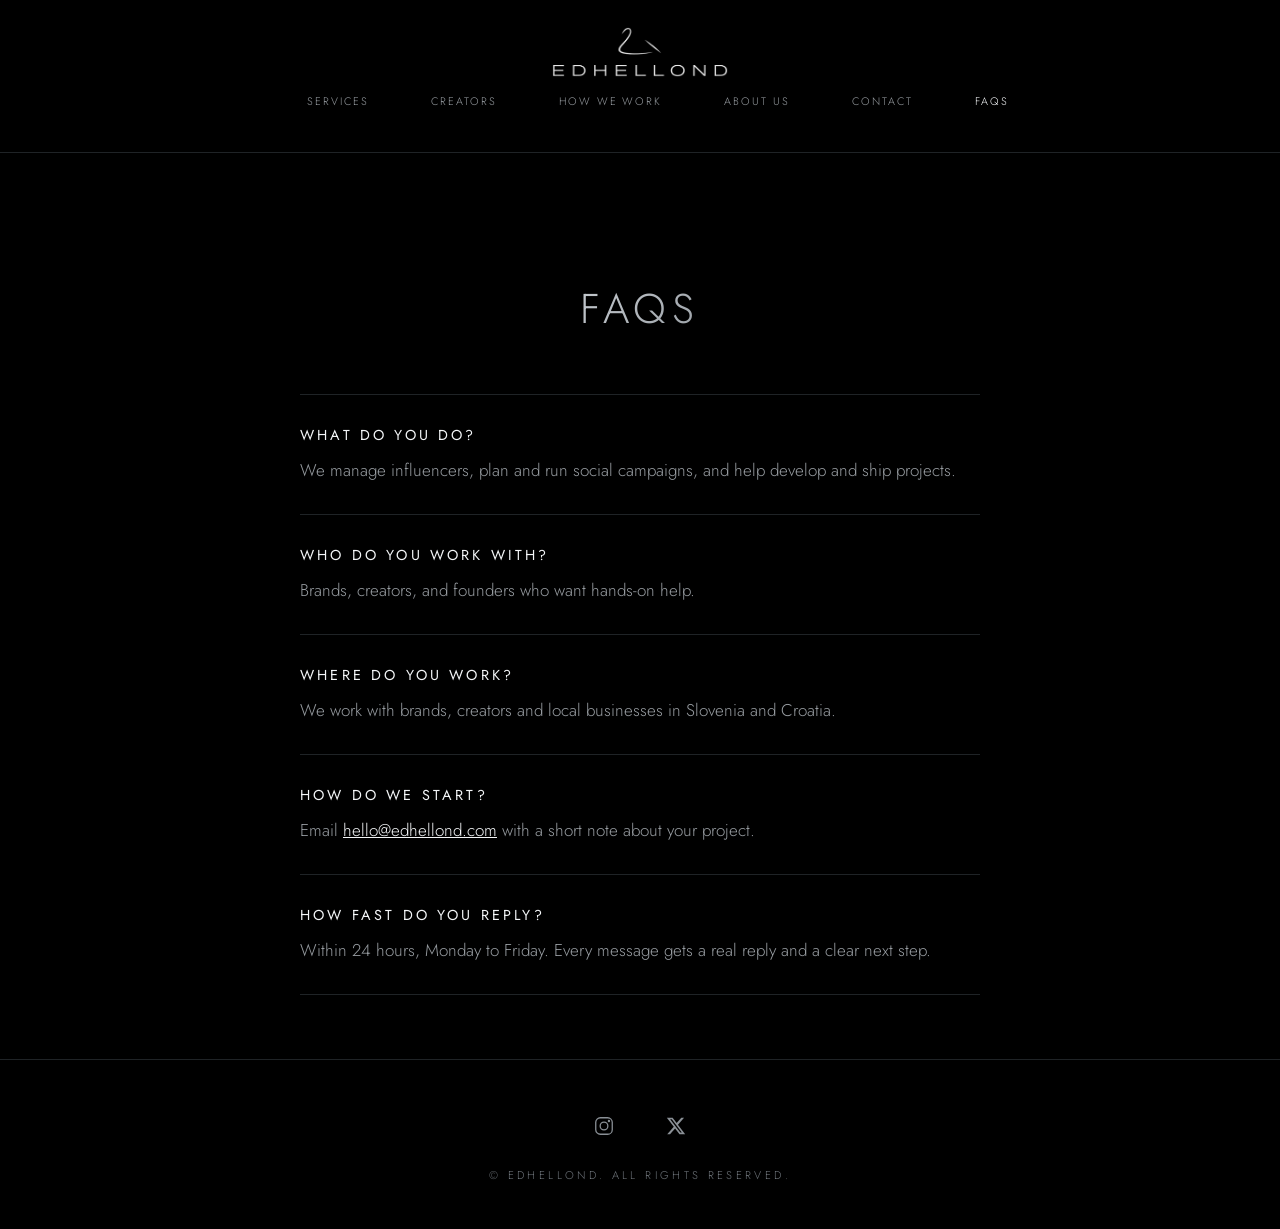
<file: faq.html>
<!DOCTYPE html>
<html lang="en">
<head>
  <meta charset="UTF-8">
  <meta name="viewport" content="width=device-width, initial-scale=1.0">
  <title>FAQs about edhellond in Slovenia and Croatia</title>
  <link rel="icon" href="/assets/logo.png">
  <meta name="description" content="Answers about working with edhellond on campaigns, creator growth and websites for businesses in Slovenia and Croatia.">
  <link rel="preconnect" href="https://fonts.googleapis.com">
  <link href="https://fonts.googleapis.com/css2?family=Jost:wght@300;400&display=swap" rel="stylesheet">
  <link href="https://fonts.googleapis.com/css2?family=Montserrat:wght@300&text=J&display=swap" rel="stylesheet">
  <link rel="stylesheet" href="/styles.css?v=18">
  <link rel="canonical" href="https://edhellond.com/faq">
  <meta property="og:type" content="website">
  <meta property="og:site_name" content="Edhellond">
  <meta property="og:title" content="FAQs about edhellond in Slovenia and Croatia">
  <meta property="og:description" content="Answers about working with edhellond on campaigns, creator growth and websites for businesses in Slovenia and Croatia.">
  <meta property="og:url" content="https://edhellond.com/faq">
  <meta property="og:image" content="https://edhellond.com/assets/share.png">
  <meta property="og:image:width" content="1200">
  <meta property="og:image:height" content="630">
  <meta name="twitter:card" content="summary_large_image">
  <meta name="twitter:site" content="@edhellondstudio">
  <meta name="twitter:title" content="FAQs about edhellond in Slovenia and Croatia">
  <meta name="twitter:description" content="Answers about working with edhellond on campaigns, creator growth and websites for businesses in Slovenia and Croatia.">
  <meta name="twitter:image" content="https://edhellond.com/assets/share.png">
  <script type="application/ld+json">
{"@context":"https://schema.org","@type":"FAQPage","mainEntity":[
{"@type":"Question","name":"What do you do?","acceptedAnswer":{"@type":"Answer","text":"We manage influencers, plan and run social campaigns, and help develop and ship projects."}},
{"@type":"Question","name":"Who do you work with?","acceptedAnswer":{"@type":"Answer","text":"Brands, creators, and founders who want hands-on help."}},
{"@type":"Question","name":"Where do you work?","acceptedAnswer":{"@type":"Answer","text":"We work with brands, creators and local businesses in Slovenia and Croatia."}},
{"@type":"Question","name":"How do we start?","acceptedAnswer":{"@type":"Answer","text":"Email hello@edhellond.com with a short note about your project."}},
{"@type":"Question","name":"How fast do you reply?","acceptedAnswer":{"@type":"Answer","text":"Within 24 hours, Monday to Friday. Every message gets a real reply and a clear next step."}}
]}
</script>
<script>document.documentElement.classList.add("js")</script>
</head>
<body>
<!--email_off-->
  <a class="skip" href="#content">Skip to content</a>
  <header>
    <div class="container header-bar">
      <a href="/" class="logo"><img src="/assets/logo.png" alt="Edhellond"></a>
      <nav class="top-nav">
        <div class="desk-nav">
          <a href="/services">Services</a>
          <a href="/creators">Creators</a>
          <a href="/how">How we work</a>
          <a href="/about">About us</a>
          <a href="/contact">Contact</a>
          <a href="/faq" aria-current="page">FAQs</a>
        </div>
        <button class="menu-btn" type="button" aria-label="Open menu" aria-expanded="false"><span></span><span></span><span></span></button>
      </nav>
    </div>
  </header>

  <main id="content">
    <section class="page">
      <div class="container">
        <h1>FAQs</h1>
        <div class="faq"><div><h3>What do you do?</h3><p>We manage influencers, plan and run social campaigns, and help develop and ship projects.</p></div><div><h3>Who do you work with?</h3><p>Brands, creators, and founders who want hands-on help.</p></div><div><h3>Where do you work?</h3><p>We work with brands, creators and local businesses in Slovenia and Croatia.</p></div><div><h3>How do we start?</h3><p>Email <a href="mailto:hello@edhellond.com" style="color:var(--silver-hi)">hello@edhellond.com</a> with a short note about your project.</p></div><div><h3>How fast do you reply?</h3><p>Within 24 hours, Monday to Friday. Every message gets a real reply and a clear next step.</p></div></div>
      </div>
    </section>
  </main>

  <footer>
    <div class="container">
      <div class="social"><a href="https://instagram.com/edhellond.studio" target="_blank" rel="noopener" aria-label="Instagram"><svg viewBox="0 0 24 24" width="22" height="22" fill="none" stroke="currentColor" stroke-width="1.4" aria-hidden="true"><rect x="3" y="3" width="18" height="18" rx="5"/><circle cx="12" cy="12" r="4.2"/><circle cx="17.4" cy="6.6" r="0.6" fill="currentColor"/></svg></a><a href="https://x.com/edhellondstudio" target="_blank" rel="noopener" aria-label="X"><svg viewBox="0 0 24 24" width="22" height="22" fill="currentColor" aria-hidden="true"><path d="M17.75 3h3.07l-6.7 7.66L22 21h-6.17l-4.83-6.32L5.47 21H2.4l7.17-8.2L2 3h6.33l4.37 5.77L17.75 3zm-1.08 16.2h1.7L7.4 4.73H5.58L16.67 19.2z"/></svg></a></div>
      <p>© Edhellond. All rights reserved.</p>
    </div>
  </footer>
  <div class="backdrop" onclick="toggleMenu(false)"></div>
  <aside class="side-menu" aria-label="Menu">
    <div class="top"><img src="/assets/logo.png" alt="Edhellond"><button class="menu-close" aria-label="Close menu" onclick="event.stopPropagation();toggleMenu(false)">&times;</button></div>
    <a class="item" href="/services">Services</a>
    <a class="item" href="/creators">Creators</a>
    <a class="item" href="/how">How we work</a>
    <a class="item" href="/about">About us</a>
    <a class="item" href="/contact">Contact</a>
    <a class="item" href="/faq">FAQs</a>
  </aside>
  <script>
    (function(){
      var menu=document.querySelector('.side-menu'),bd=document.querySelector('.backdrop'),btn=document.querySelector('.menu-btn'),pinned=false,t;
      function set(o){menu.classList.toggle('open',o);bd.classList.toggle('open',o&&pinned);if(btn)btn.setAttribute('aria-expanded',o?'true':'false');}
      function enter(){clearTimeout(t);if(!pinned)set(true);}
      function leave(){if(pinned)return;t=setTimeout(function(){set(false);},250);}
      window.toggleMenu=function(o){pinned=!!o;set(!!o);};
      btn.addEventListener('mouseenter',enter);btn.addEventListener('mouseleave',leave);
      menu.addEventListener('mouseenter',enter);menu.addEventListener('mouseleave',leave);
      btn.addEventListener('click',function(e){e.stopPropagation();toggleMenu(true);});
      document.addEventListener('click',function(e){if(pinned&&!menu.contains(e.target))toggleMenu(false);});
      document.addEventListener('keydown',function(e){if(e.key==='Escape')toggleMenu(false);});
    })();
  </script>
<!--/email_off-->
</body>
</html>
</file>
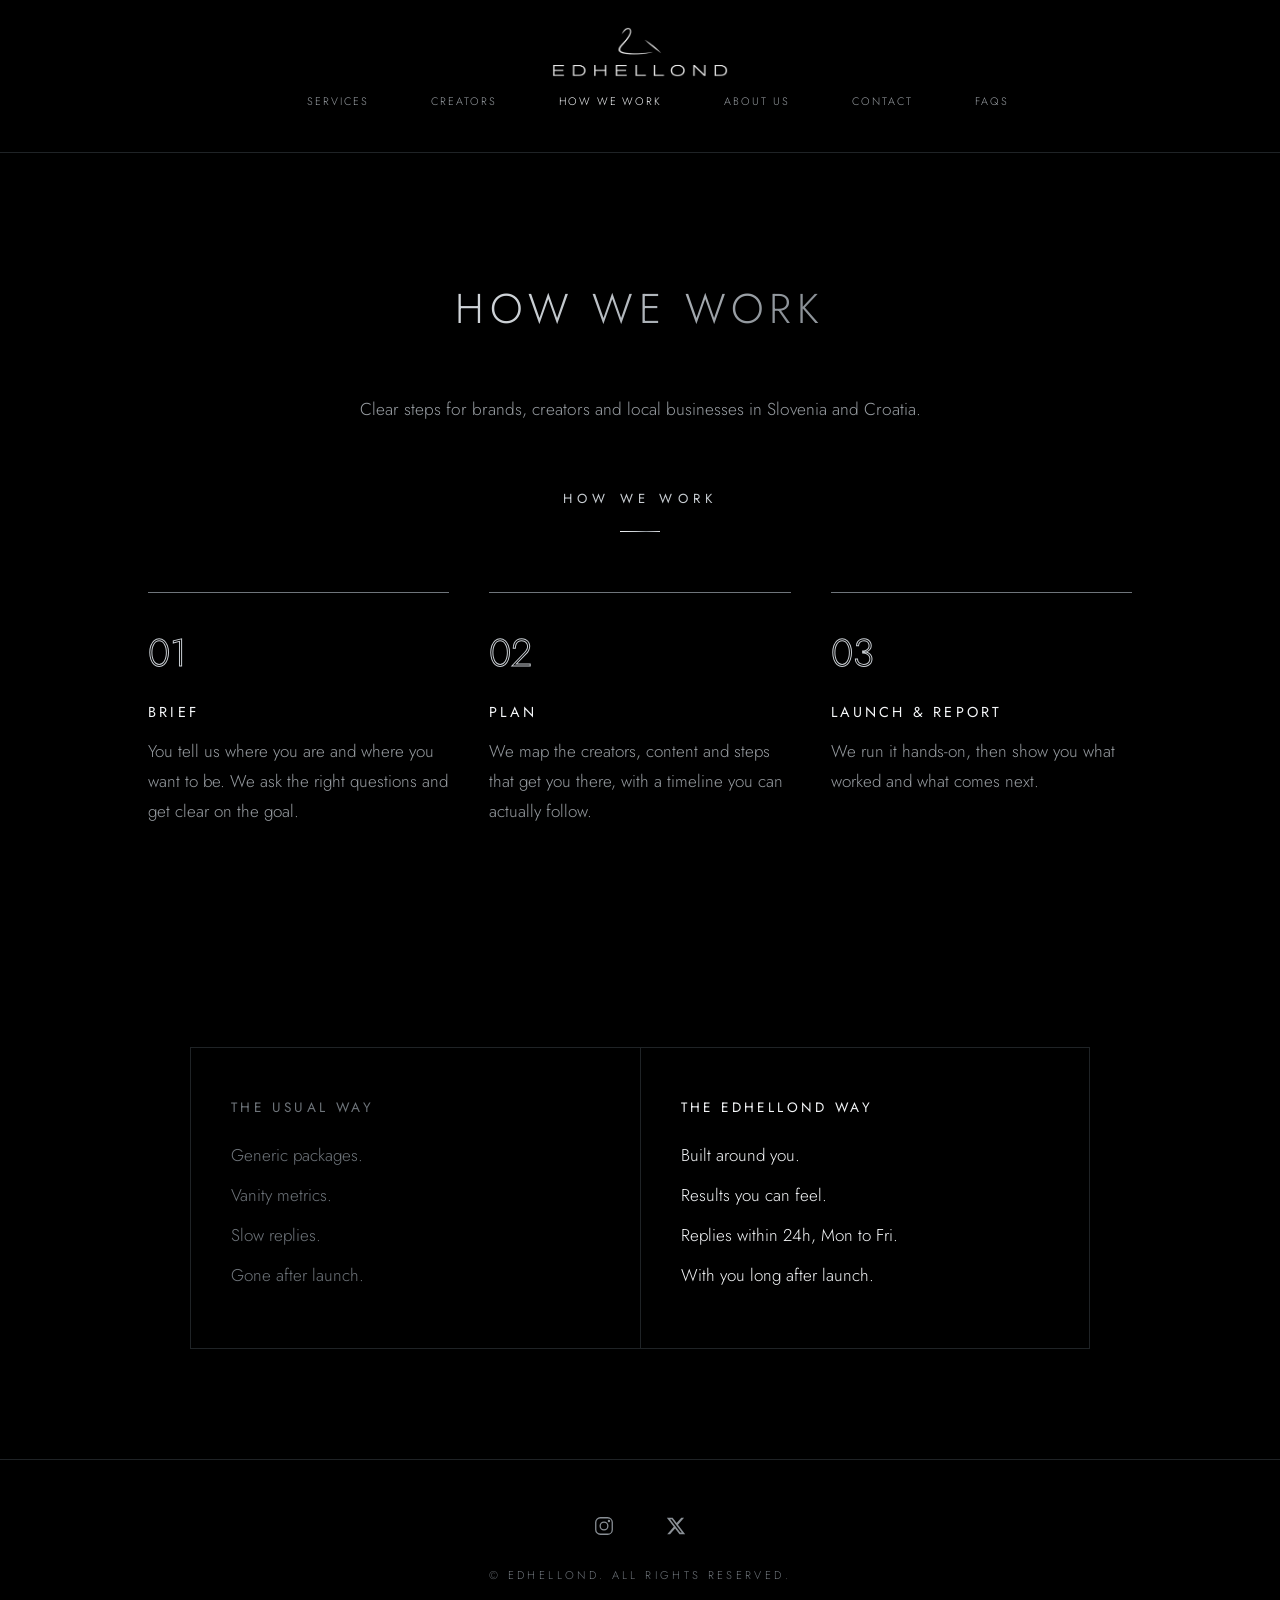
<file: how.html>
<!DOCTYPE html>
<html lang="en">
<head>
  <meta charset="UTF-8">
  <meta name="viewport" content="width=device-width, initial-scale=1.0">
  <title>How edhellond works | brief, plan, launch</title>
  <link rel="icon" href="/assets/logo.png">
  <meta name="description" content="From first brief to launch, in clear steps. edhellond works with brands, creators and local businesses in Slovenia and Croatia.">
  <link rel="preconnect" href="https://fonts.googleapis.com">
  <link href="https://fonts.googleapis.com/css2?family=Jost:wght@300;400&display=swap" rel="stylesheet">
  <link href="https://fonts.googleapis.com/css2?family=Montserrat:wght@300&text=J&display=swap" rel="stylesheet">
  <link rel="stylesheet" href="/styles.css?v=18">
  <link rel="canonical" href="https://edhellond.com/how">
  <meta property="og:type" content="website">
  <meta property="og:site_name" content="Edhellond">
  <meta property="og:title" content="How edhellond works | brief, plan, launch">
  <meta property="og:description" content="From first brief to launch, in clear steps. edhellond works with brands, creators and local businesses in Slovenia and Croatia.">
  <meta property="og:url" content="https://edhellond.com/how">
  <meta property="og:image" content="https://edhellond.com/assets/share.png">
  <meta property="og:image:width" content="1200">
  <meta property="og:image:height" content="630">
  <meta name="twitter:card" content="summary_large_image">
  <meta name="twitter:site" content="@edhellondstudio">
  <meta name="twitter:title" content="How edhellond works | brief, plan, launch">
  <meta name="twitter:description" content="From first brief to launch, in clear steps. edhellond works with brands, creators and local businesses in Slovenia and Croatia.">
  <meta name="twitter:image" content="https://edhellond.com/assets/share.png">
<script>document.documentElement.classList.add("js")</script>
</head>
<body>
  <a class="skip" href="#content">Skip to content</a>
  <header>
    <div class="container header-bar">
      <a href="/" class="logo"><img src="/assets/logo.png" alt="Edhellond"></a>
      <nav class="top-nav">
        <div class="desk-nav">
          <a href="/services">Services</a>
          <a href="/creators">Creators</a>
          <a href="/how" aria-current="page">How we work</a>
          <a href="/about">About us</a>
          <a href="/contact">Contact</a>
          <a href="/faq">FAQs</a>
        </div>
        <button class="menu-btn" type="button" aria-label="Open menu" aria-expanded="false"><span></span><span></span><span></span></button>
      </nav>
    </div>
  </header>

  <main id="content">
    <section class="page"><div class="container"><h1>How we work</h1><div class="prose"><p>Clear steps for brands, creators and local businesses in Slovenia and Croatia.</p></div></div></section>
    <section id="how">
      <div class="container reveal">
        <h2>How we work</h2>
        <div class="steps">
          <div><h3>Brief</h3><p>You tell us where you are and where you want to be. We ask the right questions and get clear on the goal.</p></div>
          <div><h3>Plan</h3><p>We map the creators, content and steps that get you there, with a timeline you can actually follow.</p></div>
          <div><h3>Launch & report</h3><p>We run it hands-on, then show you what worked and what comes next.</p></div>
        </div>
      </div>
    </section>

    <section class="diff">
      <div class="container reveal">
        <div class="cmp">
          <div class="c old"><h3>The usual way</h3><p>Generic packages.</p><p>Vanity metrics.</p><p>Slow replies.</p><p>Gone after launch.</p></div>
          <div class="c new"><h3>The edhellond way</h3><p>Built around you.</p><p>Results you can feel.</p><p>Replies within 24h, Mon to Fri.</p><p>With you long after launch.</p></div>
        </div>
      </div>
    </section>

  </main>

  <footer>
    <div class="container">
      <div class="social"><a href="https://instagram.com/edhellond.studio" target="_blank" rel="noopener" aria-label="Instagram"><svg viewBox="0 0 24 24" width="22" height="22" fill="none" stroke="currentColor" stroke-width="1.4" aria-hidden="true"><rect x="3" y="3" width="18" height="18" rx="5"/><circle cx="12" cy="12" r="4.2"/><circle cx="17.4" cy="6.6" r="0.6" fill="currentColor"/></svg></a><a href="https://x.com/edhellondstudio" target="_blank" rel="noopener" aria-label="X"><svg viewBox="0 0 24 24" width="22" height="22" fill="currentColor" aria-hidden="true"><path d="M17.75 3h3.07l-6.7 7.66L22 21h-6.17l-4.83-6.32L5.47 21H2.4l7.17-8.2L2 3h6.33l4.37 5.77L17.75 3zm-1.08 16.2h1.7L7.4 4.73H5.58L16.67 19.2z"/></svg></a></div>
      <p>© Edhellond. All rights reserved.</p>
    </div>
  </footer>
  <div class="backdrop" onclick="toggleMenu(false)"></div>
  <aside class="side-menu" aria-label="Menu">
    <div class="top"><img src="/assets/logo.png" alt="Edhellond"><button class="menu-close" aria-label="Close menu" onclick="event.stopPropagation();toggleMenu(false)">&times;</button></div>
    <a class="item" href="/services">Services</a>
    <a class="item" href="/creators">Creators</a>
    <a class="item" href="/how">How we work</a>
    <a class="item" href="/about">About us</a>
    <a class="item" href="/contact">Contact</a>
    <a class="item" href="/faq">FAQs</a>
  </aside>
  <script>
    (function(){
      var menu=document.querySelector('.side-menu'),bd=document.querySelector('.backdrop'),btn=document.querySelector('.menu-btn'),pinned=false,t;
      function set(o){menu.classList.toggle('open',o);bd.classList.toggle('open',o&&pinned);if(btn)btn.setAttribute('aria-expanded',o?'true':'false');}
      function enter(){clearTimeout(t);if(!pinned)set(true);}
      function leave(){if(pinned)return;t=setTimeout(function(){set(false);},250);}
      window.toggleMenu=function(o){pinned=!!o;set(!!o);};
      btn.addEventListener('mouseenter',enter);btn.addEventListener('mouseleave',leave);
      menu.addEventListener('mouseenter',enter);menu.addEventListener('mouseleave',leave);
      btn.addEventListener('click',function(e){e.stopPropagation();toggleMenu(true);});
      document.addEventListener('click',function(e){if(pinned&&!menu.contains(e.target))toggleMenu(false);});
      document.addEventListener('keydown',function(e){if(e.key==='Escape')toggleMenu(false);});
    })();
  </script>
  <script>
    (function(){
      var io=new IntersectionObserver(function(es){es.forEach(function(e){if(e.isIntersecting){e.target.classList.add('in');e.target.querySelectorAll('.word').forEach(function(w){w.classList.add('on');});}});},{threshold:.2});
      document.querySelectorAll('.reveal').forEach(function(el){io.observe(el);});
    })();
  </script>
</body>
</html>
</file>
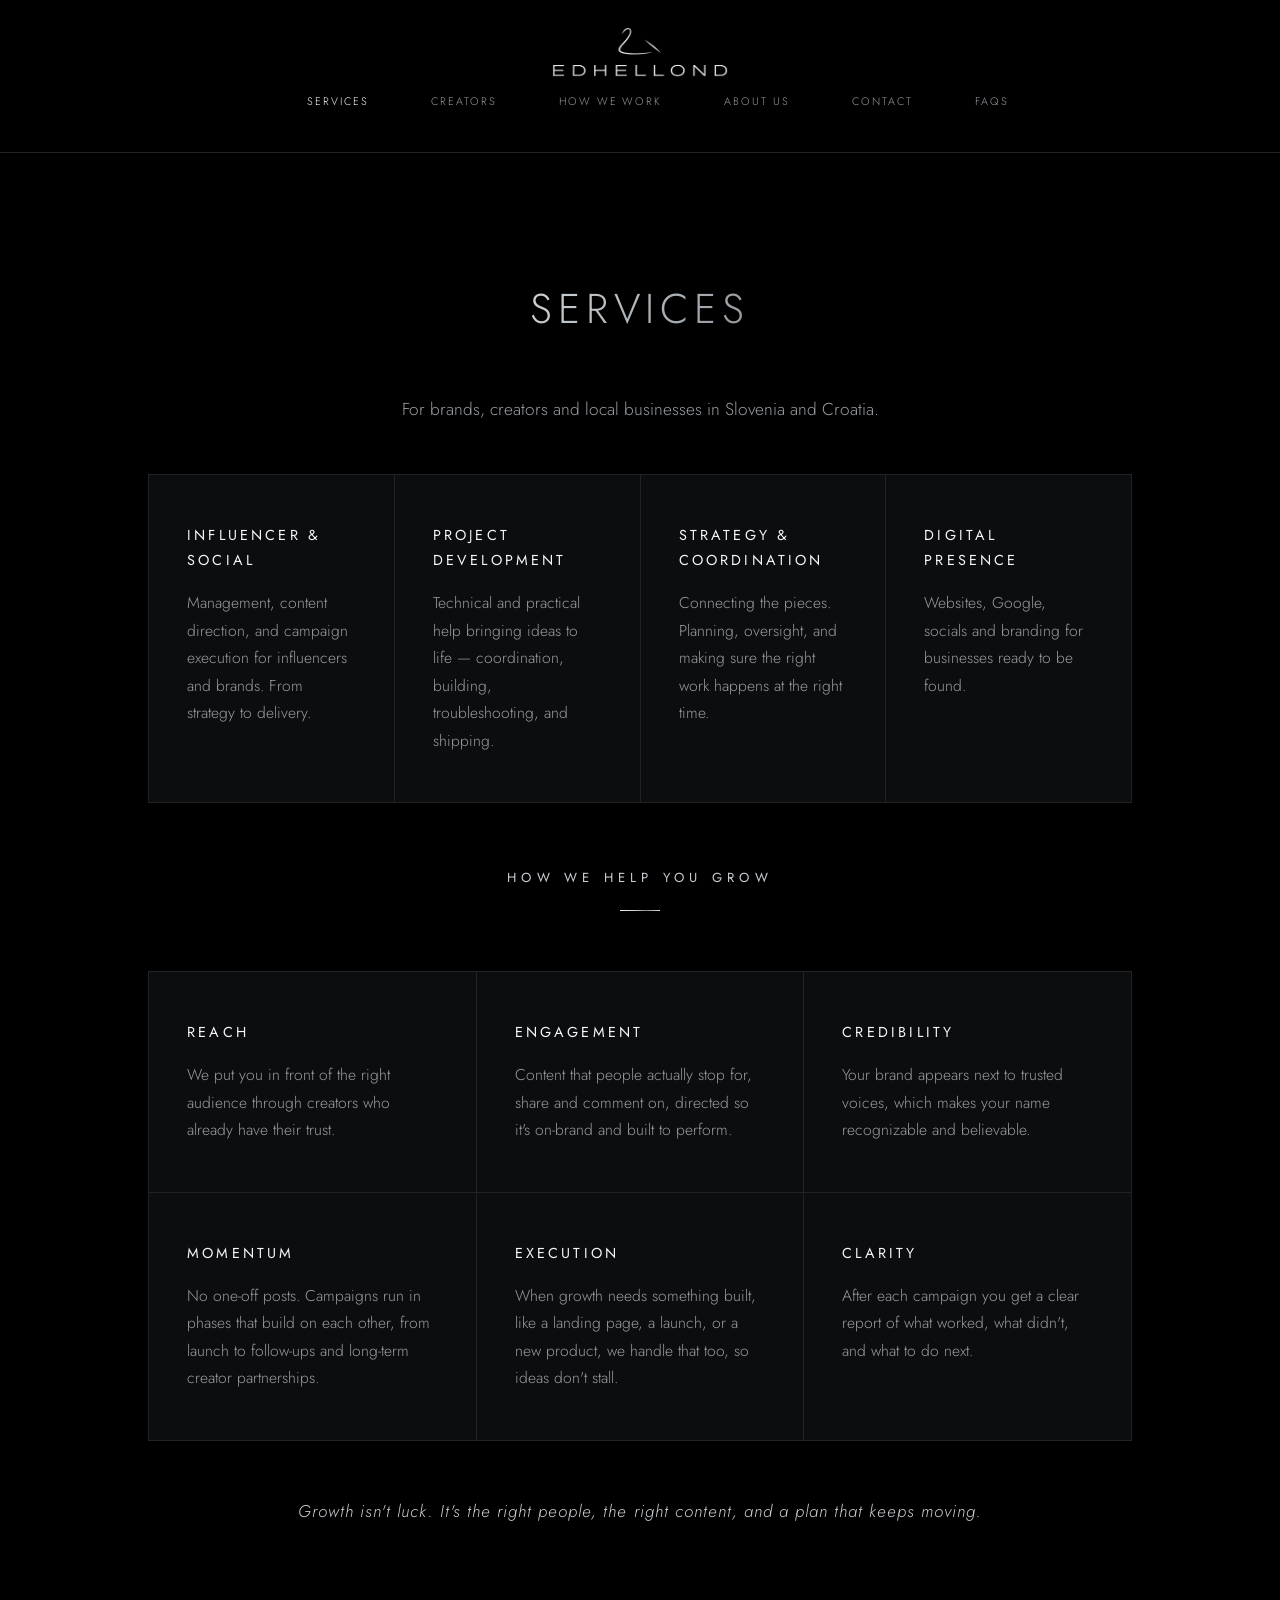
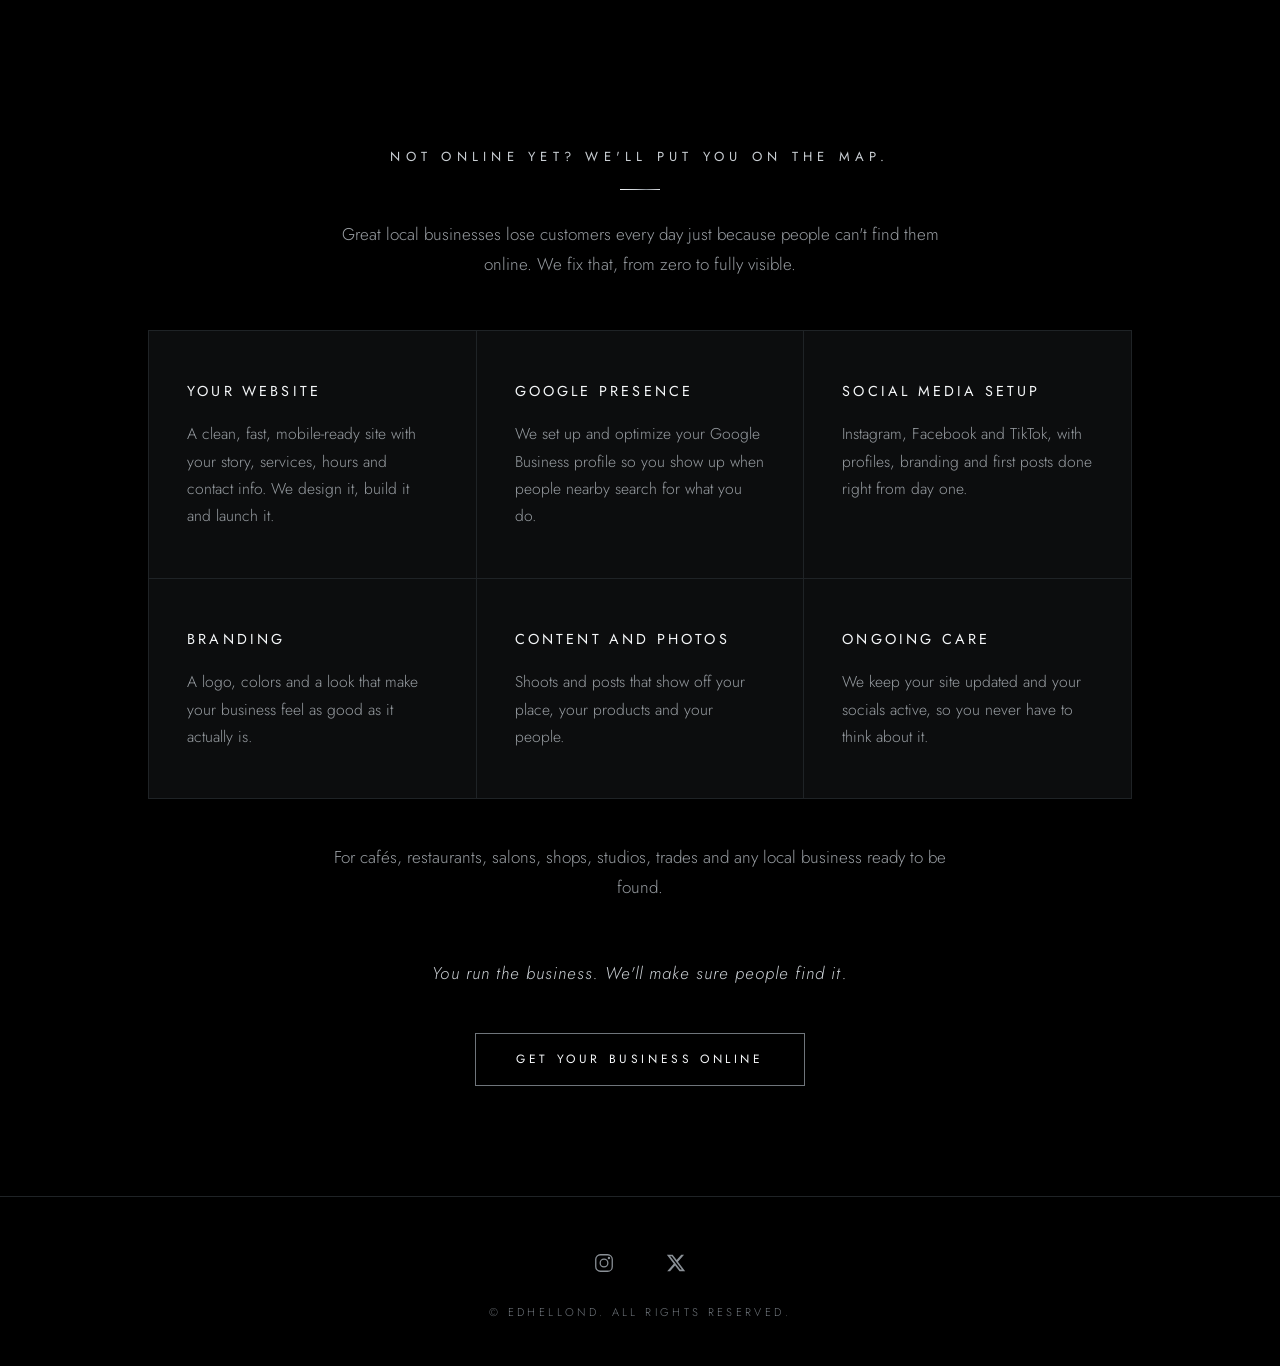
<file: services.html>
<!DOCTYPE html>
<html lang="en">
<head>
  <meta charset="UTF-8">
  <meta name="viewport" content="width=device-width, initial-scale=1.0">
  <title>Influencer, website and creator services | edhellond</title>
  <link rel="icon" href="/assets/logo.png">
  <meta name="description" content="Influencer campaigns for brands, growth for creators, and websites for local shops in Slovenia and Croatia.">
  <link rel="preconnect" href="https://fonts.googleapis.com">
  <link href="https://fonts.googleapis.com/css2?family=Jost:wght@300;400&display=swap" rel="stylesheet">
  <link href="https://fonts.googleapis.com/css2?family=Montserrat:wght@300&text=J&display=swap" rel="stylesheet">
  <link rel="stylesheet" href="/styles.css?v=18">
  <link rel="canonical" href="https://edhellond.com/services">
  <meta property="og:type" content="website">
  <meta property="og:site_name" content="Edhellond">
  <meta property="og:title" content="Influencer, website and creator services | edhellond">
  <meta property="og:description" content="Influencer campaigns for brands, growth for creators, and websites for local shops in Slovenia and Croatia.">
  <meta property="og:url" content="https://edhellond.com/services">
  <meta property="og:image" content="https://edhellond.com/assets/share.png">
  <meta property="og:image:width" content="1200">
  <meta property="og:image:height" content="630">
  <meta name="twitter:card" content="summary_large_image">
  <meta name="twitter:site" content="@edhellondstudio">
  <meta name="twitter:title" content="Influencer, website and creator services | edhellond">
  <meta name="twitter:description" content="Influencer campaigns for brands, growth for creators, and websites for local shops in Slovenia and Croatia.">
  <meta name="twitter:image" content="https://edhellond.com/assets/share.png">
<script>document.documentElement.classList.add("js")</script>
</head>
<body>
  <a class="skip" href="#content">Skip to content</a>
  <header>
    <div class="container header-bar">
      <a href="/" class="logo"><img src="/assets/logo.png" alt="Edhellond"></a>
      <nav class="top-nav">
        <div class="desk-nav">
          <a href="/services" aria-current="page">Services</a>
          <a href="/creators">Creators</a>
          <a href="/how">How we work</a>
          <a href="/about">About us</a>
          <a href="/contact">Contact</a>
          <a href="/faq">FAQs</a>
        </div>
        <button class="menu-btn" type="button" aria-label="Open menu" aria-expanded="false"><span></span><span></span><span></span></button>
      </nav>
    </div>
  </header>

  <main id="content">
    <section class="page">
      <div class="container">
        <h1>Services</h1>
        <div class="prose"><p>For brands, creators and local businesses in Slovenia and Croatia.</p></div>
        <div class="services four" style="margin-top:50px">
          <div class="card"><h3>Influencer & Social</h3><p>Management, content direction, and campaign execution for influencers and brands. From strategy to delivery.</p></div>
          <div class="card"><h3>Project Development</h3><p>Technical and practical help bringing ideas to life — coordination, building, troubleshooting, and shipping.</p></div>
          <div class="card"><h3>Strategy & Coordination</h3><p>Connecting the pieces. Planning, oversight, and making sure the right work happens at the right time.</p></div>
          <div class="card"><h3>Digital Presence</h3><p>Websites, Google, socials and branding for businesses ready to be found.</p></div>
        </div>
      </div>
    </section>
    <section id="grow">
      <div class="container reveal">
        <h2>How we help you grow</h2>
        <div class="services">
          <div class="card"><h3>Reach</h3><p>We put you in front of the right audience through creators who already have their trust.</p></div>
          <div class="card"><h3>Engagement</h3><p>Content that people actually stop for, share and comment on, directed so it's on-brand and built to perform.</p></div>
          <div class="card"><h3>Credibility</h3><p>Your brand appears next to trusted voices, which makes your name recognizable and believable.</p></div>
          <div class="card"><h3>Momentum</h3><p>No one-off posts. Campaigns run in phases that build on each other, from launch to follow-ups and long-term creator partnerships.</p></div>
          <div class="card"><h3>Execution</h3><p>When growth needs something built, like a landing page, a launch, or a new product, we handle that too, so ideas don't stall.</p></div>
          <div class="card"><h3>Clarity</h3><p>After each campaign you get a clear report of what worked, what didn't, and what to do next.</p></div>
        </div>
        <p class="closing">Growth isn't luck. It's the right people, the right content, and a plan that keeps moving.</p>
      </div>
    </section>

    <section id="digital-presence">
      <div class="container">
        <h2>Not online yet? We'll put you on the map.</h2>
        <p class="sub">Great local businesses lose customers every day just because people can't find them online. We fix that, from zero to fully visible.</p>
        <div class="services">
          <div class="card"><h3>Your website</h3><p>A clean, fast, mobile-ready site with your story, services, hours and contact info. We design it, build it and launch it.</p></div>
          <div class="card"><h3>Google presence</h3><p>We set up and optimize your Google Business profile so you show up when people nearby search for what you do.</p></div>
          <div class="card"><h3>Social media setup</h3><p>Instagram, Facebook and TikTok, with profiles, branding and first posts done right from day one.</p></div>
          <div class="card"><h3>Branding</h3><p>A logo, colors and a look that make your business feel as good as it actually is.</p></div>
          <div class="card"><h3>Content and photos</h3><p>Shoots and posts that show off your place, your products and your people.</p></div>
          <div class="card"><h3>Ongoing care</h3><p>We keep your site updated and your socials active, so you never have to think about it.</p></div>
        </div>
        <p class="sub" style="margin:44px auto 0;">For cafés, restaurants, salons, shops, studios, trades and any local business ready to be found.</p>
        <p class="closing">You run the business. We'll make sure people find it.</p>
        <div class="center"><a href="mailto:hello@edhellond.com?subject=Get%20my%20business%20online" class="btn">Get your business online</a></div>
      </div>
    </section>

  </main>

  <footer>
    <div class="container">
      <div class="social"><a href="https://instagram.com/edhellond.studio" target="_blank" rel="noopener" aria-label="Instagram"><svg viewBox="0 0 24 24" width="22" height="22" fill="none" stroke="currentColor" stroke-width="1.4" aria-hidden="true"><rect x="3" y="3" width="18" height="18" rx="5"/><circle cx="12" cy="12" r="4.2"/><circle cx="17.4" cy="6.6" r="0.6" fill="currentColor"/></svg></a><a href="https://x.com/edhellondstudio" target="_blank" rel="noopener" aria-label="X"><svg viewBox="0 0 24 24" width="22" height="22" fill="currentColor" aria-hidden="true"><path d="M17.75 3h3.07l-6.7 7.66L22 21h-6.17l-4.83-6.32L5.47 21H2.4l7.17-8.2L2 3h6.33l4.37 5.77L17.75 3zm-1.08 16.2h1.7L7.4 4.73H5.58L16.67 19.2z"/></svg></a></div>
      <p>© Edhellond. All rights reserved.</p>
    </div>
  </footer>
  <div class="backdrop" onclick="toggleMenu(false)"></div>
  <aside class="side-menu" aria-label="Menu">
    <div class="top"><img src="/assets/logo.png" alt="Edhellond"><button class="menu-close" aria-label="Close menu" onclick="event.stopPropagation();toggleMenu(false)">&times;</button></div>
    <a class="item" href="/services">Services</a>
    <a class="item" href="/creators">Creators</a>
    <a class="item" href="/how">How we work</a>
    <a class="item" href="/about">About us</a>
    <a class="item" href="/contact">Contact</a>
    <a class="item" href="/faq">FAQs</a>
  </aside>
  <script>
    (function(){
      var menu=document.querySelector('.side-menu'),bd=document.querySelector('.backdrop'),btn=document.querySelector('.menu-btn'),pinned=false,t;
      function set(o){menu.classList.toggle('open',o);bd.classList.toggle('open',o&&pinned);if(btn)btn.setAttribute('aria-expanded',o?'true':'false');}
      function enter(){clearTimeout(t);if(!pinned)set(true);}
      function leave(){if(pinned)return;t=setTimeout(function(){set(false);},250);}
      window.toggleMenu=function(o){pinned=!!o;set(!!o);};
      btn.addEventListener('mouseenter',enter);btn.addEventListener('mouseleave',leave);
      menu.addEventListener('mouseenter',enter);menu.addEventListener('mouseleave',leave);
      btn.addEventListener('click',function(e){e.stopPropagation();toggleMenu(true);});
      document.addEventListener('click',function(e){if(pinned&&!menu.contains(e.target))toggleMenu(false);});
      document.addEventListener('keydown',function(e){if(e.key==='Escape')toggleMenu(false);});
    })();
  </script>
  <script>
    (function(){
      var io=new IntersectionObserver(function(es){es.forEach(function(e){if(e.isIntersecting){e.target.classList.add('in');e.target.querySelectorAll('.word').forEach(function(w){w.classList.add('on');});}});},{threshold:.2});
      document.querySelectorAll('.reveal').forEach(function(el){io.observe(el);});
    })();
  </script>
</body>
</html>
</file>
<file: styles.css>
:root {
      --bg: #000;
      --surface: #0c0d0e;
      --surface-2: #121416;
      --text: #e9ebed;
      --muted: #979ca1;
      --silver: #c9ced3;
      --silver-hi: #f4f6f8;
      --silver-lo: #6f757b;
      --border: #1f2326;
      --metal: linear-gradient(135deg, #f4f6f8 0%, #c9ced3 40%, #8a9096 65%, #e3e6e9 100%);
    }
    * { box-sizing: border-box; margin: 0; padding: 0; }
    html { scroll-behavior: smooth; }
    body {
      background: var(--bg);
      color: var(--text);
      font-family: "Jost", system-ui, -apple-system, "Segoe UI", Roboto, Helvetica, Arial, sans-serif;
      font-weight: 300;
      line-height: 1.75;
      font-size: 17px;
      -webkit-font-smoothing: antialiased;
    }
    .container { max-width: 1040px; margin: 0 auto; padding: 0 28px; }
    header {
      position: sticky; top: 0; z-index: 10;
      padding: 18px 0;
      background: rgba(0,0,0,0.85);
      backdrop-filter: blur(10px);
      border-bottom: 1px solid var(--border);
    }
    .logo { display: block; line-height: 0; }
    .logo img { height: 52px; width: auto; display: block; }
    nav a {
      color: var(--muted); text-decoration: none; margin-left: 36px;
      font-size: 0.75rem; letter-spacing: 0.3em; text-transform: uppercase;
      transition: color 0.3s;
    }
    nav a:hover { color: var(--silver-hi); }
    .hero {
      padding: 160px 0 130px; text-align: center;
      background: radial-gradient(ellipse at 50% 0%, rgba(201,206,211,0.08), transparent 60%);
      border-bottom: 1px solid var(--border);
    }
    .eyebrow {
      display: inline-block; font-size: 0.72rem; letter-spacing: 0.4em;
      text-transform: uppercase; color: var(--silver-lo); margin-bottom: 32px;
    }
    .hero h1 {
      font-size: clamp(1.9rem, 4.6vw, 3.4rem);
      font-weight: 300; letter-spacing: 0.12em; text-transform: uppercase;
      line-height: 1.25; margin-bottom: 32px;
      background: var(--metal); -webkit-background-clip: text; background-clip: text; color: transparent;
    }
    .hero h1 .j { font-family: "Montserrat", "Jost", sans-serif; font-weight: 300; display: inline-block; line-height: 1em; clip-path: inset(-1em -1em 0.142em -1em); }
    .hero p { font-size: 1.1rem; color: var(--muted); max-width: 580px; margin: 0 auto 48px; }
    .btn {
      display: inline-block; background: transparent; color: var(--silver-hi);
      border: 1px solid var(--silver-lo); padding: 15px 40px; text-decoration: none;
      font-weight: 400; font-size: 0.75rem; letter-spacing: 0.3em; text-transform: uppercase;
      transition: background 0.3s, color 0.3s, border-color 0.3s;
    }
    .btn:hover { background: var(--silver-hi); color: #000; border-color: var(--silver-hi); }
    section { padding: 110px 0; }
    h2 {
      font-size: 0.82rem; font-weight: 400; letter-spacing: 0.4em; text-transform: uppercase;
      color: var(--silver); margin-bottom: 60px; text-align: center;
    }
    h2::after { content: ""; display: block; width: 40px; height: 1px; margin: 20px auto 0; background: var(--metal); }
    .services {
      display: grid; grid-template-columns: repeat(auto-fit, minmax(280px, 1fr));
      gap: 1px; background: var(--border); border: 1px solid var(--border);
    }
    .card { background: var(--surface); padding: 48px 38px; transition: background 0.3s; }
    .card:hover { background: var(--surface-2); }
    .card h3 {
      margin-bottom: 16px; font-weight: 400; font-size: 0.9rem;
      color: var(--silver-hi); letter-spacing: 0.22em; text-transform: uppercase;
    }
    .card p { color: var(--muted); font-size: 0.98rem; }
    .contact {
      text-align: center; background: linear-gradient(180deg, var(--surface-2), var(--surface));
      border: 1px solid var(--border); padding: 80px 32px;
    }
    footer {
      padding: 44px 0; text-align: center; color: var(--silver-lo);
      font-size: 0.7rem; letter-spacing: 0.3em; text-transform: uppercase;
      border-top: 1px solid var(--border);
    }
    @media (max-width: 600px) {
      .hero { padding: 100px 0 80px; }
      .logo img { height: 40px; }
      nav { display: none; }
    }
    .menu-btn { background: none; border: 0; cursor: pointer; padding: 10px; margin-left: 28px; display: flex; flex-direction: column; gap: 6px; }
    .menu-btn span { display: block; width: 26px; height: 1px; background: var(--silver-hi); }
    .side-menu {
      position: fixed; top: 0; right: 0; height: 100vh; width: min(360px, 86vw); z-index: 50;
      background: #000; border-left: 1px solid var(--silver-lo);
      transform: translateX(100%); transition: transform 0.4s ease;
      padding: 32px 40px; display: flex; flex-direction: column;
    }
    .side-menu.open { transform: translateX(0); }
    .side-menu .top { display: flex; justify-content: space-between; align-items: center; margin-bottom: 64px; }
    .side-menu .top img { height: 34px; }
    .menu-close { background: none; border: 0; color: var(--silver-hi); font-size: 1.6rem; font-weight: 300; cursor: pointer; line-height: 1; }
    .side-menu a.item {
      color: var(--silver-hi); text-decoration: none; font-size: 0.9rem; letter-spacing: 0.3em;
      text-transform: uppercase; padding: 14px 0; position: relative; width: fit-content;
    }
    .side-menu a.item::after { content: ""; position: absolute; left: 0; bottom: 8px; height: 1px; width: 0; background: var(--metal); transition: width 0.3s; }
    .side-menu a.item:hover::after { width: 32px; }
    .backdrop { position: fixed; inset: 0; background: rgba(0,0,0,0.6); opacity: 0; pointer-events: none; transition: opacity 0.4s; z-index: 40; }
    .backdrop.open { opacity: 1; pointer-events: auto; }
    .page { padding: 120px 0 64px; }
    .page h1 { font-size: clamp(1.6rem, 3.6vw, 2.6rem); font-weight: 300; letter-spacing: 0.14em; text-transform: uppercase; text-align: center; margin-bottom: 48px; background: var(--metal); -webkit-background-clip: text; background-clip: text; color: transparent; }
    .page .prose { max-width: 640px; margin: 0 auto; color: var(--muted); font-size: 1.08rem; text-align: center; }
    .page .prose a { color: var(--silver-hi); }
    .faq { max-width: 680px; margin: 0 auto; border-top: 1px solid var(--border); }
    .faq div { padding: 28px 0; border-bottom: 1px solid var(--border); }
    .faq h3 { font-weight: 400; font-size: 0.9rem; letter-spacing: 0.22em; text-transform: uppercase; color: var(--silver-hi); margin-bottom: 8px; }
    .faq p { color: var(--muted); }
    @media (max-width: 600px) { nav a { display: none; } nav { display: flex !important; } }
    header { position: sticky; }
    header .container { position: static; justify-content: flex-end !important; min-height: 52px; }
    header .logo { position: absolute; left: 50vw; top: 50%; transform: translate(-50%, -50%); }
    @media (max-width: 600px) { header .container { min-height: 40px; } }
    /* v4 bold expansion */
    .hero h1 { font-size: clamp(2.4rem, 6.4vw, 5.6rem); line-height: 1.08; }
    .hero h1 .ln { display:block; opacity:0; transform:translateY(24px); animation: rise 1s ease forwards; }
    .hero h1 .ln:nth-child(2){ animation-delay:.35s; }
    @keyframes rise { to { opacity:1; transform:none; } }
    .ticker { overflow:hidden; border-top:1px solid var(--border); border-bottom:1px solid var(--border); padding:26px 0; white-space:nowrap; }
    .ticker .track { display:inline-block; animation: tick 28s linear infinite; }
    .ticker span { font-size: clamp(1.6rem,4vw,3rem); letter-spacing:.25em; text-transform:uppercase; color:transparent; -webkit-text-stroke:1px var(--silver); margin-right:.8em; }
    @keyframes tick { to { transform: translateX(-50%); } }
    .values .word { font-size: clamp(3rem, 11vw, 9rem); letter-spacing:.12em; text-transform:uppercase; color:transparent; -webkit-text-stroke:1px var(--silver); transition: color 1s ease; line-height:1; text-align:center; }
    .values .word.on { color: var(--silver-hi); }
    .values .v { margin-bottom:90px; }
    .values .v p { max-width:620px; margin:28px auto 0; text-align:center; color:var(--muted); }
    .closing { text-align:center; color:var(--silver); font-style:italic; letter-spacing:.06em; max-width:700px; margin:56px auto 0; }
    .sub { text-align:center; color:var(--muted); max-width:640px; margin:-30px auto 50px; }
    .center { text-align:center; margin-top:44px; }
    .steps { display:grid; grid-template-columns:repeat(auto-fit,minmax(240px,1fr)); gap:40px; counter-reset:s; }
    .steps div { border-top:1px solid var(--silver-lo); padding-top:26px; }
    .steps div::before { counter-increment:s; content:"0" counter(s); display:block; font-size:2.4rem; color:transparent; -webkit-text-stroke:1px var(--silver); margin-bottom:14px; }
    .steps h3 { font-weight:400; font-size:.9rem; letter-spacing:.22em; text-transform:uppercase; color:var(--silver-hi); margin-bottom:12px; }
    .steps p { color:var(--muted); }
    .reveal { opacity:1; transform:none; transition: opacity 1s ease, transform 1s ease; }
    .js .reveal { opacity:0; transform:translateY(30px); }
    .js .reveal.in { opacity:1; transform:none; }
    .social { display:flex; gap:28px; justify-content:center; margin-top:28px; font-size:.75rem; letter-spacing:.3em; text-transform:uppercase; }
    .social a { color:var(--silver); text-decoration:none; border-bottom:1px solid var(--silver-lo); padding-bottom:4px; }
    .social .soon { color:var(--silver-lo); }
    footer .social { margin:0 0 18px; }
    .logo img { animation: shimmer 6s ease-in-out infinite; }
    @keyframes shimmer { 0%,100%{filter:brightness(1)} 50%{filter:brightness(1.35)} }
    @media (prefers-reduced-motion: reduce){
      html { scroll-behavior: auto; }
      body { animation: none; }
      .reveal,.js .reveal,.js .reveal.in,.hero h1 .ln{opacity:1;transform:none;animation:none}
      .ticker .track,.logo img,.hero::after{animation:none}
      .hero::after{opacity:.14;transform:translateX(35%) skewX(-18deg)}
    }
    #creators .card:last-child { grid-column: 1 / -1; }
    .hero h1 .ln, .hero h1 .j { background: var(--metal); -webkit-background-clip: text; background-clip: text; color: transparent; }
    .services.four { grid-template-columns: repeat(auto-fit, minmax(220px, 1fr)); }
    .social a { border:0; padding:0; color:#8a9096; display:inline-flex; transition: color .3s, transform .3s; }
    .social a:hover { color:#f4f6f8; transform: translateY(-2px); }
    .chap { display:block; text-align:center; font-size:.68rem; letter-spacing:.35em; text-transform:uppercase; color:#8a9096; margin-bottom:22px; }
    .problem { padding: 40px 0 110px; text-align:center; }
    .problem .pl { font-size: clamp(1.4rem, 3.6vw, 2.6rem); font-weight:300; letter-spacing:.1em; text-transform:uppercase; color:var(--silver); line-height:1.4; }
    .problem .fix { margin-top:34px; font-style:italic; color:#f4f6f8; letter-spacing:.08em; font-size:1.15rem; }
    .cmp { display:grid; grid-template-columns:repeat(auto-fit,minmax(280px,1fr)); gap:1px; background:var(--border); border:1px solid var(--border); max-width:900px; margin:0 auto; }
    .cmp .c { background:#000; padding:48px 40px; }
    .cmp h3 { font-weight:400; font-size:.85rem; letter-spacing:.25em; text-transform:uppercase; margin-bottom:22px; }
    .cmp p { margin-bottom:10px; }
    .cmp .old, .cmp .old h3 { color:#6f757b; }
    .cmp .new, .cmp .new h3 { color:#f4f6f8; }
    body { animation: pagein .4s ease both; }
    @keyframes pagein { from { opacity:0; } to { opacity:1; } }
    .teasers { display:grid; grid-template-columns:repeat(auto-fit,minmax(230px,1fr)); gap:24px; }
    .teaser { display:block; text-decoration:none; border:1px solid var(--border); padding:40px 32px; transition: border-color .4s, background .4s; }
    .teaser:hover { border-color:#8a9096; background:var(--surface); }
    .teaser h3 { font-weight:400; font-size:.9rem; letter-spacing:.25em; text-transform:uppercase; color:#f4f6f8; margin-bottom:14px; }
    .teaser p { color:var(--muted); margin-bottom:28px; }
    .teaser .go { font-size:.7rem; letter-spacing:.3em; text-transform:uppercase; color:#8a9096; }
    .teaser .go i { font-style:normal; display:inline-block; transition: transform .4s; }
    .teaser:hover .go i { transform: translateX(6px); }
    .page + section { padding-top: 0; }
    .teasers { grid-template-columns: repeat(4, 1fr); }
    @media (max-width: 900px) { .teasers { grid-template-columns: repeat(2, 1fr); } }
    @media (max-width: 520px) { .teasers { grid-template-columns: 1fr; } }
    .studio .lead { max-width:720px; margin:0 auto; text-align:center; color:var(--silver); font-size:1.15rem; line-height:1.8; }
    .fcard { display:grid; grid-template-columns: 280px 1fr; border:1px solid var(--border); max-width:900px; margin:0 auto; }
    .fimg { background:linear-gradient(180deg,#111,#050505); display:flex; align-items:center; justify-content:center; min-height:300px; border-right:1px solid var(--border); }
    .fimg img { width:60%; opacity:.5; }
    .ftext { padding:48px 44px; display:flex; flex-direction:column; justify-content:center; }
    .ftext .role { display:block; margin-top:-4px; font-size:.68rem; letter-spacing:.35em; text-transform:uppercase; color:#8a9096; margin-bottom:20px; }
    .ftext h3 { font-weight:300; font-size:2rem; letter-spacing:.2em; text-transform:uppercase; color:#f4f6f8; margin-bottom:20px; }
    .ftext p { color:var(--muted); line-height:1.8; }
    @media (max-width:700px){ .fcard{grid-template-columns:1fr} .fimg{border-right:0;border-bottom:1px solid var(--border);min-height:200px} .ftext h3{font-size:1.15rem;letter-spacing:.1em} }
    .ftext p + p { margin-top:14px; } .ftext .sign { color:#f4f6f8; margin-top:20px; letter-spacing:.04em; }

    /* v17: hero silver sweep, Work strip, Brief/Build/Launch */
    .hero { position: relative; overflow: hidden; }
    .hero::after {
      content: "";
      position: absolute;
      top: 6%;
      left: 0;
      width: 42%;
      height: 58%;
      background: linear-gradient(105deg, transparent 0%, rgba(244,246,248,0) 32%, rgba(244,246,248,0.3) 50%, rgba(244,246,248,0) 68%, transparent 100%);
      transform: translateX(-90%) skewX(-18deg);
      pointer-events: none;
      z-index: 1;
      animation: hero-sweep 8s cubic-bezier(0.77, 0, 0.175, 1) 1.15s infinite;
    }
    .hero .container { position: relative; z-index: 2; }
    @keyframes hero-sweep {
      0% { transform: translateX(-90%) skewX(-18deg); opacity: 0; }
      8% { opacity: 1; }
      42% { transform: translateX(280%) skewX(-18deg); opacity: .65; }
      43%, 100% { transform: translateX(280%) skewX(-18deg); opacity: 0; }
    }
    .work-grid {
      display: grid;
      grid-template-columns: repeat(3, 1fr);
      gap: 28px;
    }
    .work-card { text-align: center; min-width: 0; }
    .work-visual {
      position: relative;
      aspect-ratio: 4 / 5;
      overflow: hidden;
      border: 1px solid var(--border);
      background:
        linear-gradient(180deg, #2c2e31 0%, #0a0a0a 100%),
        repeating-linear-gradient(135deg, rgba(201,206,211,0.05) 0 1px, transparent 1px 7px);
      margin: 0 0 22px;
    }
    .work-visual img {
      width: 100%;
      height: 100%;
      object-fit: cover;
      display: block;
      filter: grayscale(1);
    }
    .work-label {
      font-size: .68rem;
      letter-spacing: .35em;
      text-transform: uppercase;
      color: #8a9096;
      margin-bottom: 10px;
    }
    .work-card h3 {
      font-weight: 300;
      font-size: .92rem;
      letter-spacing: .12em;
      text-transform: uppercase;
      color: var(--silver-hi);
      line-height: 1.45;
    }
    @media (max-width: 800px) {
      .work-grid { grid-template-columns: 1fr; max-width: 420px; margin: 0 auto; }
    }
    .process-steps { gap: 0; }
    .process-steps div { border-top: 0; padding: 0 32px; border-left: 1px solid var(--border); }
    .process-steps div:first-child { border-left: 0; padding-left: 0; }
    .process-steps div:last-child { padding-right: 0; }
    @media (max-width: 700px) {
      .process-steps { gap: 28px; }
      .process-steps div { border-left: 0; border-top: 1px solid var(--silver-lo); padding: 26px 0 0; }
      .process-steps div:first-child { padding-top: 26px; }
    }

    /* accessibility + desktop nav (review fixes) */
    .skip { position:absolute; left:12px; top:-80px; z-index:200; background:#f4f6f8; color:#000; padding:10px 14px; text-decoration:none; font-size:.75rem; letter-spacing:.12em; text-transform:uppercase; }
    .skip:focus { top:12px; }
    .header-bar { display:flex; justify-content:space-between; align-items:center; }
    .top-nav { display:flex; align-items:center; }
    .desk-nav { display:none; }
    .desk-nav a { color:var(--muted); text-decoration:none; font-size:.62rem; letter-spacing:.16em; text-transform:uppercase; min-height:44px; display:inline-flex; align-items:center; padding:0 8px; }
    .desk-nav a:hover, .desk-nav a[aria-current="page"] { color:var(--silver-hi); }
    .menu-btn { min-width:44px; min-height:44px; align-items:center; justify-content:center; }
    .menu-close { min-width:44px; min-height:44px; display:inline-flex; align-items:center; justify-content:center; }
    .social a { min-width:44px; min-height:44px; align-items:center; justify-content:center; }
    :focus-visible { outline:2px solid #f4f6f8; outline-offset:3px; }
    .btn:focus-visible { outline:2px solid #f4f6f8; outline-offset:3px; }
    @media (min-width: 1024px) {
      .menu-btn { display:none; }
      header .container.header-bar { flex-wrap:wrap; justify-content:center !important; min-height:auto; padding-top:8px; padding-bottom:10px; }
      header .logo { position:relative; left:auto; top:auto; transform:none; margin:0 auto 2px; }
      .top-nav { width:100%; justify-content:center; }
      .desk-nav { display:flex; align-items:center; flex-wrap:wrap; justify-content:center; gap:0 4px; max-width:none; width:100%; }
    }
    @media (min-width: 1280px) {
      .desk-nav { gap:0 6px; }
      .desk-nav a { font-size:.68rem; letter-spacing:.18em; padding:0 10px; }
    }
</file>
